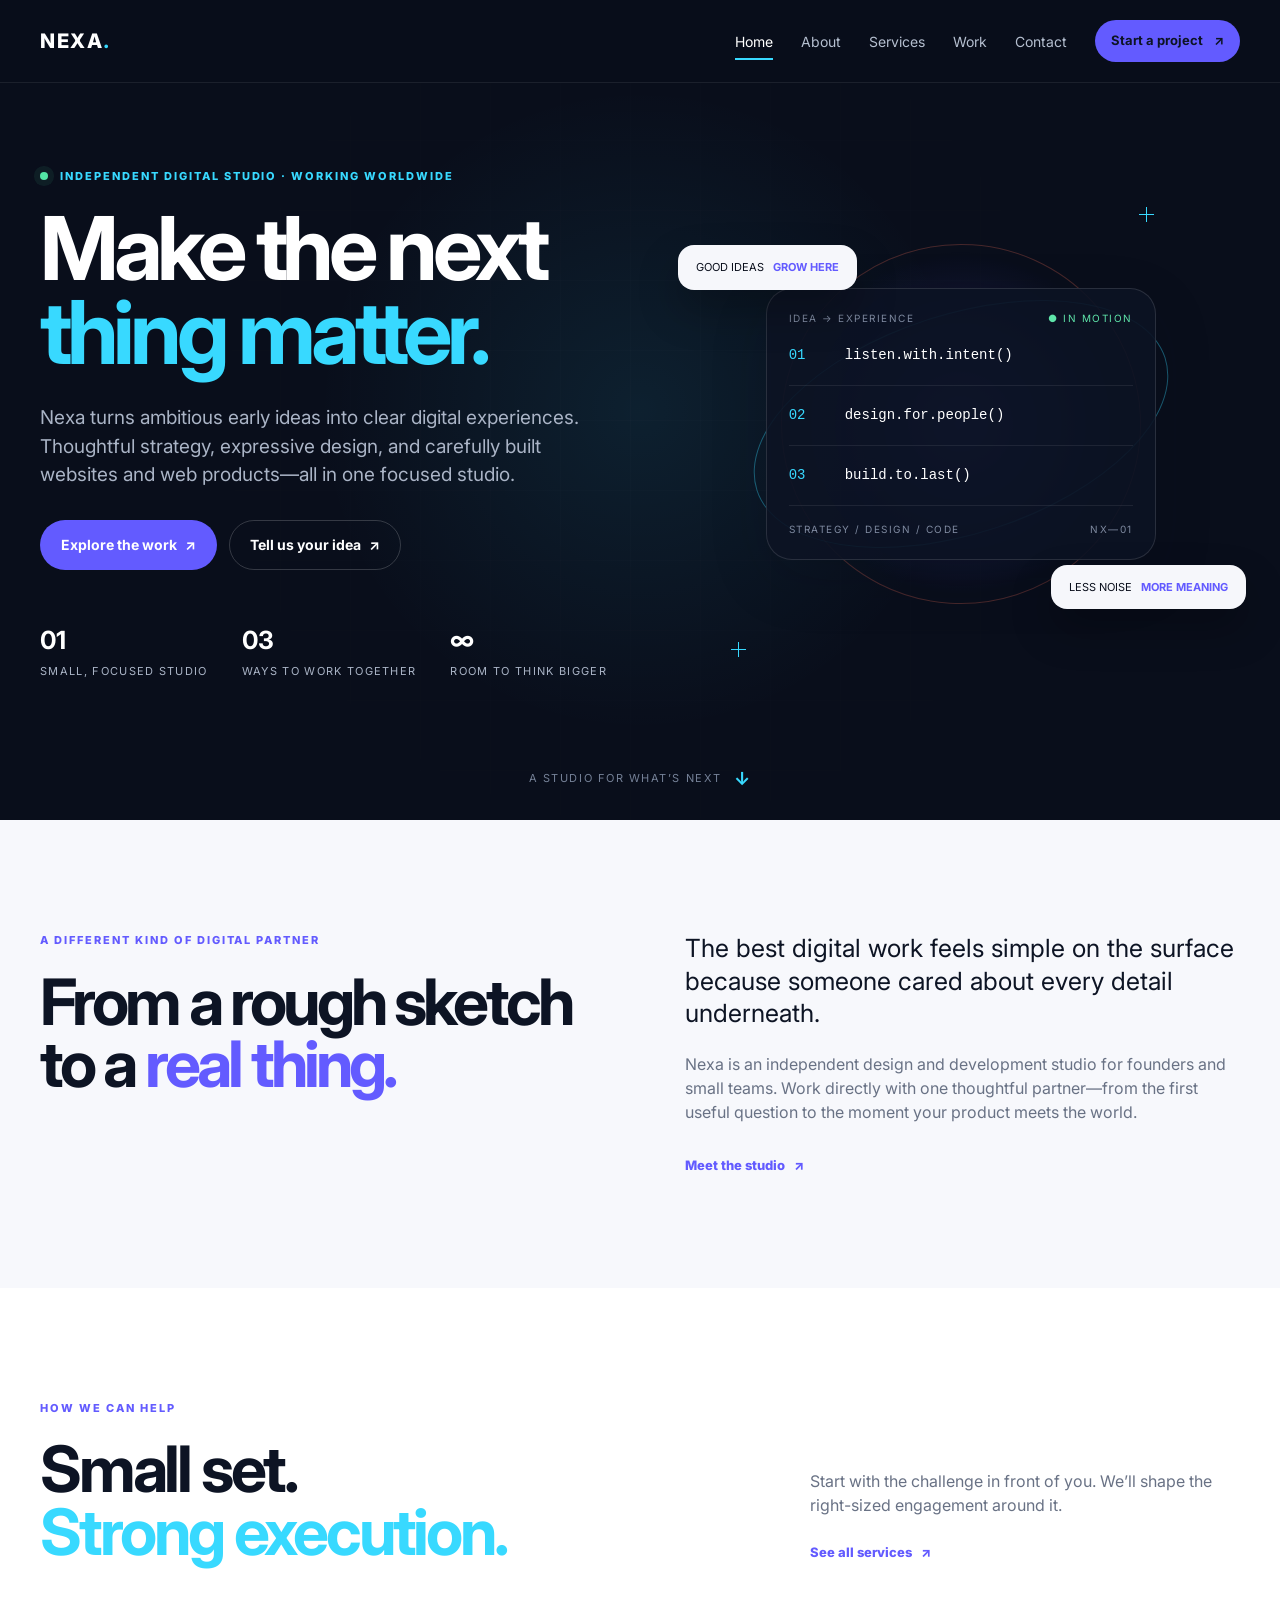
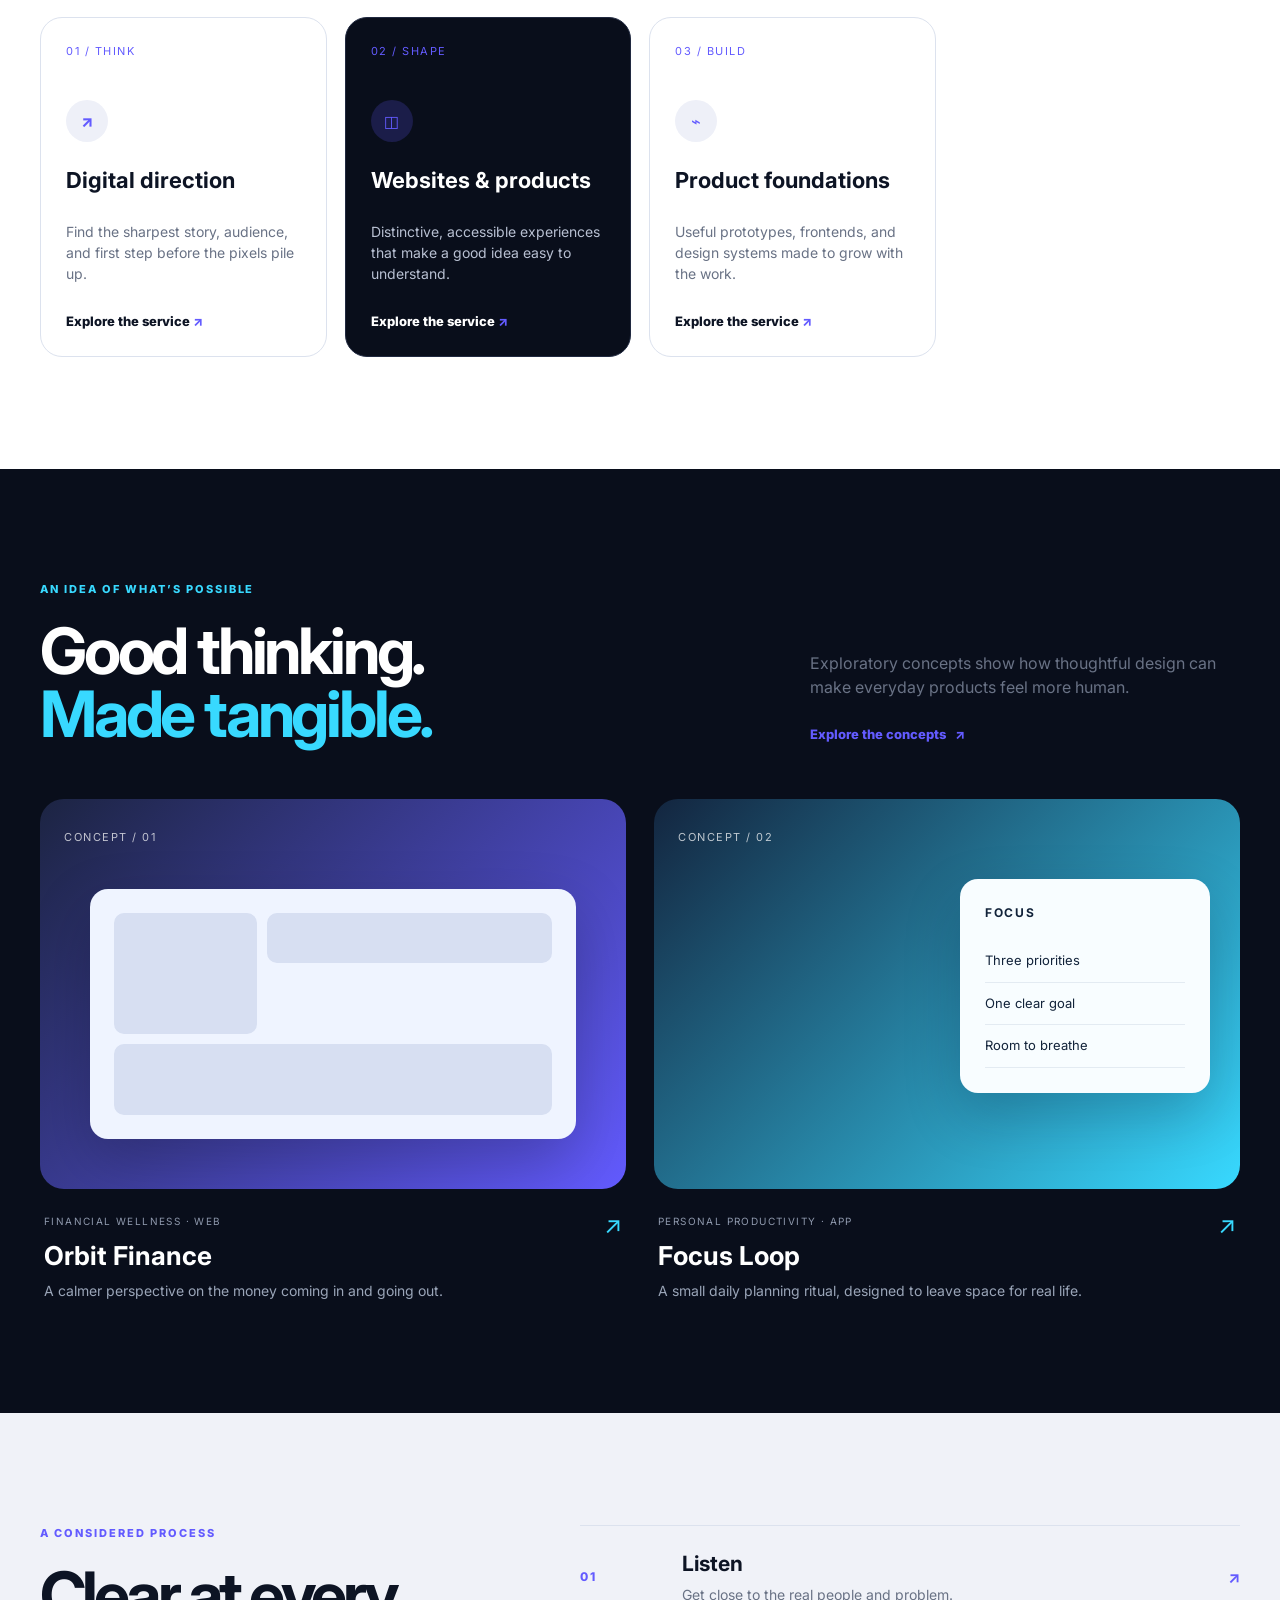
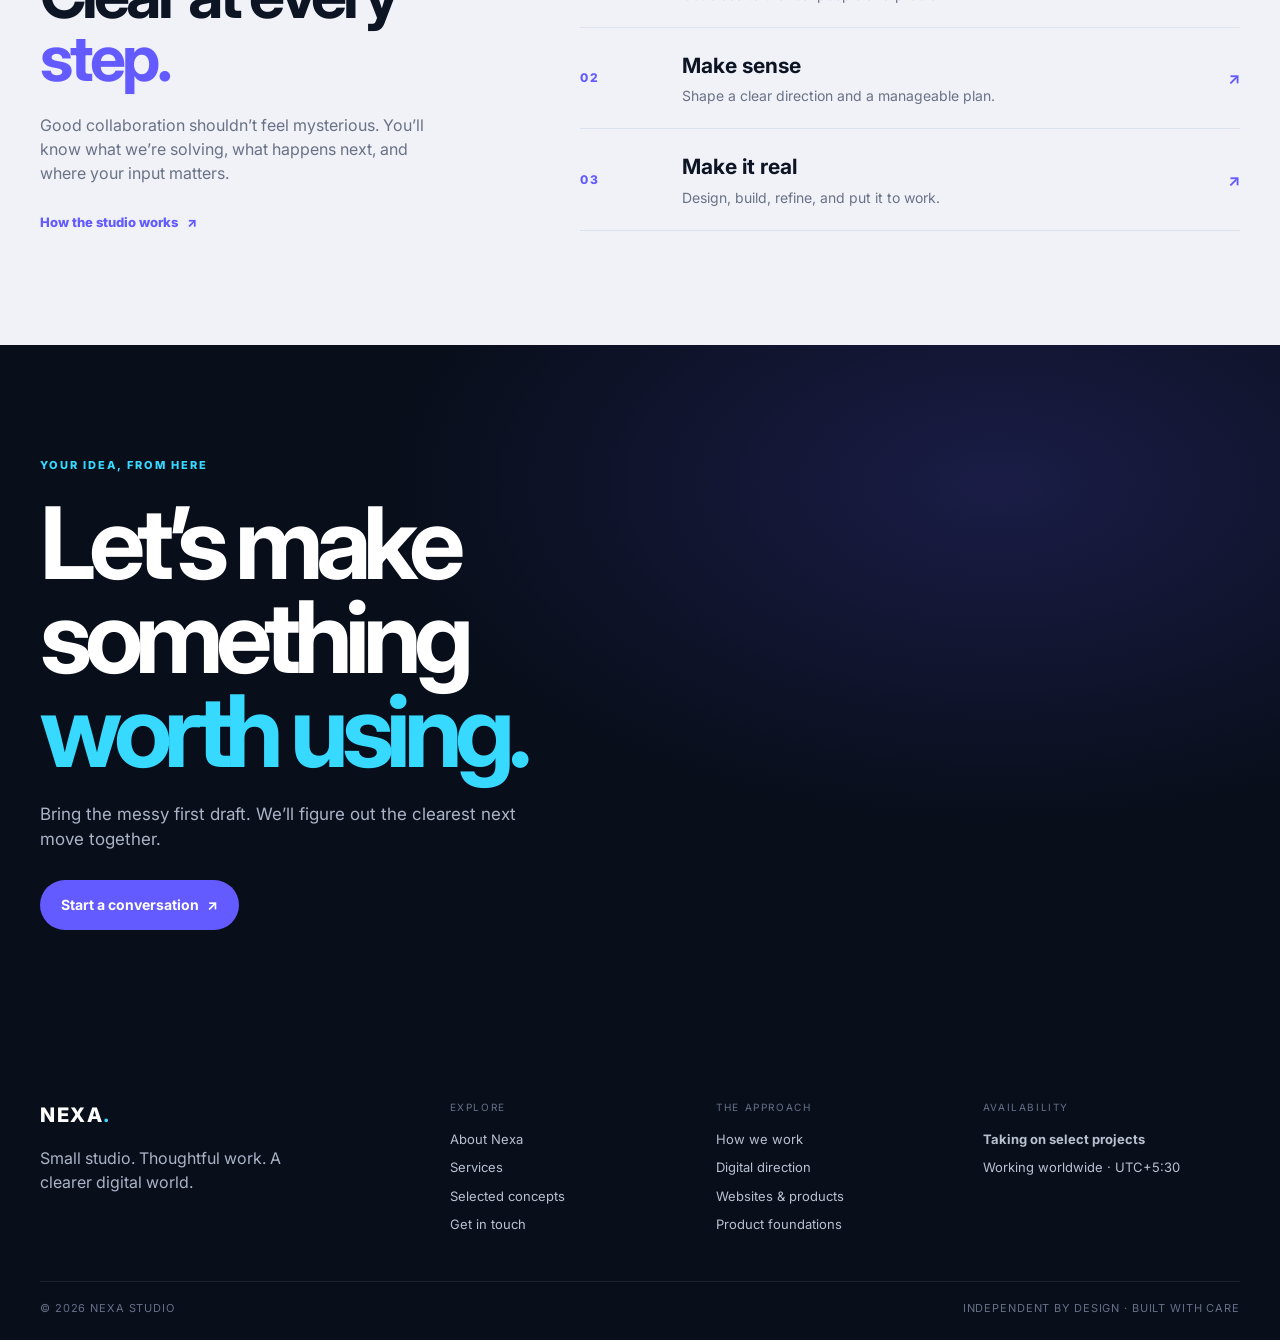
<file: index.html>
<!doctype html>
<html lang="en">
<head>
  <meta charset="utf-8">
  <meta name="viewport" content="width=device-width, initial-scale=1">
  <meta name="description" content="Nexa is an independent digital studio turning early ideas into clear, beautifully designed websites and useful web products.">
  <meta name="theme-color" content="#090e1b">
  <title>Nexa — Build digital. Think different.</title>
  <link rel="preconnect" href="https://fonts.googleapis.com">
  <link rel="preconnect" href="https://fonts.gstatic.com" crossorigin>
  <link href="https://fonts.googleapis.com/css2?family=Inter:wght@400;500;600;700;800&display=swap" rel="stylesheet">
  <link rel="stylesheet" href="style.css">
</head>
<body class="home-page">
  <div class="progress" id="progress"></div>
  <header class="site-header" id="siteHeader">
    <div class="wrap nav-wrap">
      <a class="brand" href="index.html" aria-label="Nexa home">NEXA<span>.</span></a>
      <button class="menu-btn" id="menuBtn" aria-label="Open menu" aria-expanded="false" aria-controls="nav"><span></span><span></span></button>
      <nav class="nav" id="nav" aria-label="Primary navigation">
        <a class="nav-link active" href="index.html" aria-current="page">Home</a>
        <a class="nav-link" href="about.html">About</a>
        <a class="nav-link" href="services.html">Services</a>
        <a class="nav-link" href="work.html">Work</a>
        <a class="nav-link" href="contact.html">Contact</a>
        <a class="nav-cta" href="contact.html">Start a project <span>↗</span></a>
      </nav>
    </div>
  </header>

  <main>
    <section class="hero dark-section section-space" id="home">
      <div class="hero-grid glow-grid"></div>
      <div class="wrap hero-inner">
        <div class="hero-copy reveal">
          <div class="eyebrow"><span class="live-dot"></span> Independent digital studio · Working worldwide</div>
          <h1>Make the next<br><span>thing matter.</span></h1>
          <p class="hero-text">Nexa turns ambitious early ideas into clear digital experiences. Thoughtful strategy, expressive design, and carefully built websites and web products—all in one focused studio.</p>
          <div class="button-row">
            <a class="btn btn-primary" href="work.html">Explore the work <span>↗</span></a>
            <a class="btn btn-ghost" href="contact.html">Tell us your idea <span>↗</span></a>
          </div>
          <div class="hero-meta">
            <div><strong>01</strong><span>Small, focused studio</span></div>
            <div><strong>03</strong><span>Ways to work together</span></div>
            <div><strong>∞</strong><span>Room to think bigger</span></div>
          </div>
        </div>
        <div class="hero-art reveal" aria-label="An animated visualization of a digital product taking shape">
          <div class="orbit orbit-a"></div><div class="orbit orbit-b"></div>
          <div class="core-card">
            <div class="core-top"><span>IDEA → EXPERIENCE</span><span class="status">● In motion</span></div>
            <div class="core-code"><span>01</span><span>listen.with.intent()</span></div>
            <div class="core-code"><span>02</span><span>design.for.people()</span></div>
            <div class="core-code"><span>03</span><span>build.to.last()</span></div>
            <div class="core-footer"><span>STRATEGY / DESIGN / CODE</span><span>NX—01</span></div>
          </div>
          <div class="floating-card card-one">GOOD IDEAS <b>GROW HERE</b></div>
          <div class="floating-card card-two">LESS NOISE <b>MORE MEANING</b></div>
          <div class="hero-cross cross-one"></div><div class="hero-cross cross-two"></div>
        </div>
      </div>
      <a class="scroll-hint" href="#intro"><span>A studio for what’s next</span><b>↓</b></a>
    </section>

    <section class="light-section section-space" id="intro">
      <div class="wrap home-intro">
        <div class="reveal">
          <div class="eyebrow dark-eyebrow">A different kind of digital partner</div>
          <h2>From a rough sketch<br>to a <em>real thing.</em></h2>
        </div>
        <div class="about-copy reveal">
          <p class="lead">The best digital work feels simple on the surface because someone cared about every detail underneath.</p>
          <p>Nexa is an independent design and development studio for founders and small teams. Work directly with one thoughtful partner—from the first useful question to the moment your product meets the world.</p>
          <a class="text-link" href="about.html">Meet the studio <span>↗</span></a>
        </div>
      </div>
    </section>

    <section class="services-section section-space" id="services">
      <div class="wrap">
        <div class="section-head reveal">
          <div><div class="eyebrow dark-eyebrow">How we can help</div><h2>Small set.<br><em>Strong execution.</em></h2></div>
          <div class="section-aside"><p>Start with the challenge in front of you. We’ll shape the right-sized engagement around it.</p><a class="text-link" href="services.html">See all services <span>↗</span></a></div>
        </div>
        <div class="service-grid">
          <article class="service-card reveal"><span class="service-no">01 / THINK</span><div class="service-icon">↗</div><h3>Digital direction</h3><p>Find the sharpest story, audience, and first step before the pixels pile up.</p><a href="services.html#direction">Explore the service <span>↗</span></a></article>
          <article class="service-card featured reveal"><span class="service-no">02 / SHAPE</span><div class="service-icon">◫</div><h3>Websites &amp; products</h3><p>Distinctive, accessible experiences that make a good idea easy to understand.</p><a href="services.html#websites">Explore the service <span>↗</span></a></article>
          <article class="service-card reveal"><span class="service-no">03 / BUILD</span><div class="service-icon">⌁</div><h3>Product foundations</h3><p>Useful prototypes, frontends, and design systems made to grow with the work.</p><a href="services.html#foundations">Explore the service <span>↗</span></a></article>
        </div>
      </div>
    </section>

    <section class="dark-section section-space work-section" id="work">
      <div class="wrap">
        <div class="section-head dark-head reveal">
          <div><div class="eyebrow">An idea of what’s possible</div><h2>Good thinking.<br><em>Made tangible.</em></h2></div>
          <div class="section-aside"><p>Exploratory concepts show how thoughtful design can make everyday products feel more human.</p><a class="text-link" href="work.html">Explore the concepts <span>↗</span></a></div>
        </div>
        <div class="project-grid home-project-grid">
          <a class="project-card reveal" href="work.html#orbit">
            <div class="project-visual visual-indigo"><span>CONCEPT / 01</span><div class="mini-browser"><div></div><div></div><div></div></div></div>
            <div class="project-info"><div><span class="project-tag">FINANCIAL WELLNESS · WEB</span><h3>Orbit Finance</h3><p>A calmer perspective on the money coming in and going out.</p></div><span class="arrow">↗</span></div>
          </a>
          <a class="project-card reveal" href="work.html#focus-loop">
            <div class="project-visual visual-cyan"><span>CONCEPT / 02</span><div class="mini-panel"><b>FOCUS</b><i>Three priorities</i><i>One clear goal</i><i>Room to breathe</i></div></div>
            <div class="project-info"><div><span class="project-tag">PERSONAL PRODUCTIVITY · APP</span><h3>Focus Loop</h3><p>A small daily planning ritual, designed to leave space for real life.</p></div><span class="arrow">↗</span></div>
          </a>
        </div>
      </div>
    </section>

    <section class="process-section section-space">
      <div class="wrap home-process">
        <div class="reveal"><div class="eyebrow dark-eyebrow">A considered process</div><h2>Clear at every<br><em>step.</em></h2><p>Good collaboration shouldn’t feel mysterious. You’ll know what we’re solving, what happens next, and where your input matters.</p><a class="text-link" href="about.html#approach">How the studio works <span>↗</span></a></div>
        <div class="process-list">
          <div class="process-item reveal"><span>01</span><div><h3>Listen</h3><p>Get close to the real people and problem.</p></div><b>↗</b></div>
          <div class="process-item reveal"><span>02</span><div><h3>Make sense</h3><p>Shape a clear direction and a manageable plan.</p></div><b>↗</b></div>
          <div class="process-item reveal"><span>03</span><div><h3>Make it real</h3><p>Design, build, refine, and put it to work.</p></div><b>↗</b></div>
        </div>
      </div>
    </section>

    <section class="home-cta dark-section section-space">
      <div class="wrap home-cta-inner reveal"><div class="eyebrow">Your idea, from here</div><h2>Let’s make something<br><em>worth using.</em></h2><p>Bring the messy first draft. We’ll figure out the clearest next move together.</p><a class="btn btn-primary" href="contact.html">Start a conversation <span>↗</span></a></div>
    </section>
  </main>

  <footer class="footer dark-section">
    <div class="wrap footer-grid">
      <div><a class="brand" href="index.html">NEXA<span>.</span></a><p>Small studio. Thoughtful work. A clearer digital world.</p></div>
      <div><span class="footer-label">Explore</span><a href="about.html">About Nexa</a><a href="services.html">Services</a><a href="work.html">Selected concepts</a><a href="contact.html">Get in touch</a></div>
      <div><span class="footer-label">The approach</span><a href="about.html#approach">How we work</a><a href="services.html#direction">Digital direction</a><a href="services.html#websites">Websites &amp; products</a><a href="services.html#foundations">Product foundations</a></div>
      <div><span class="footer-label">Availability</span><strong>Taking on select projects</strong><small>Working worldwide · UTC+5:30</small></div>
    </div>
    <div class="wrap footer-bottom"><span>© <span id="year"></span> Nexa Studio</span><span>Independent by design · Built with care</span></div>
  </footer>
  <script src="script.js"></script>
</body>
</html>
</file>
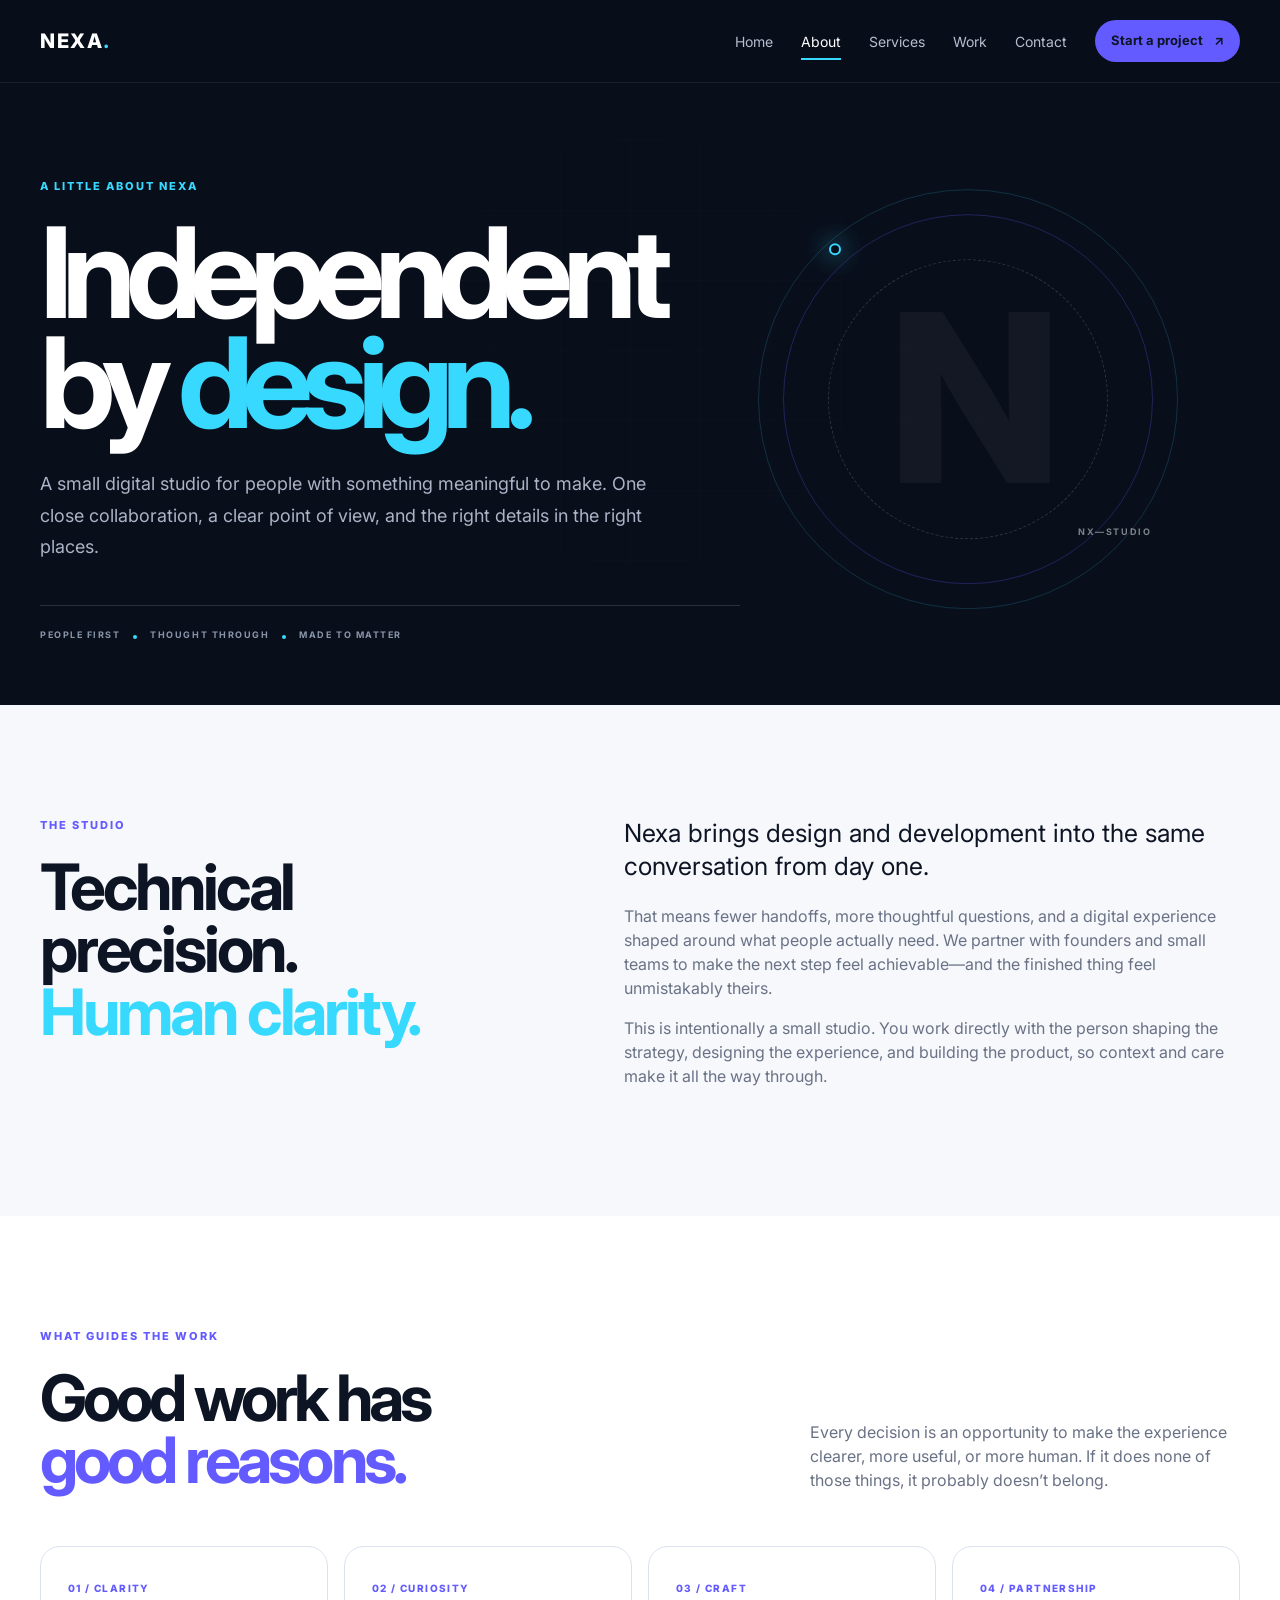
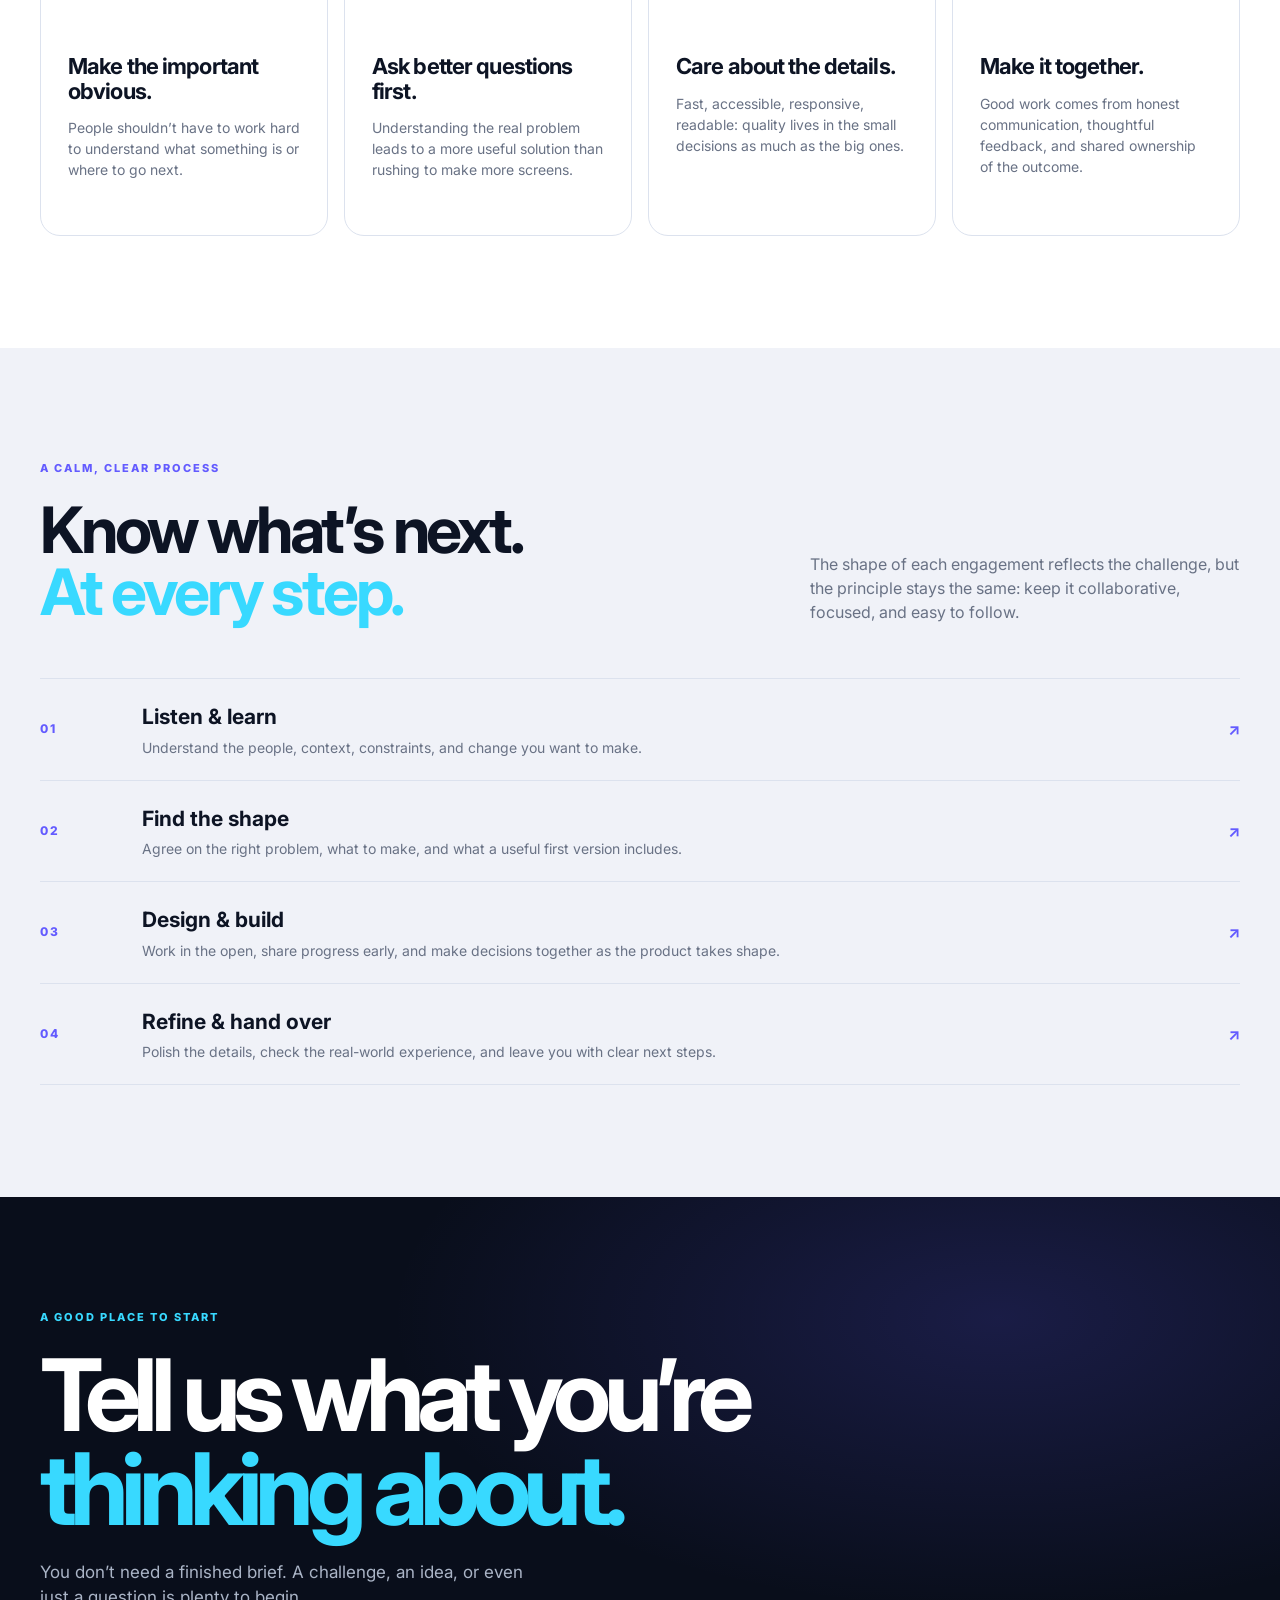
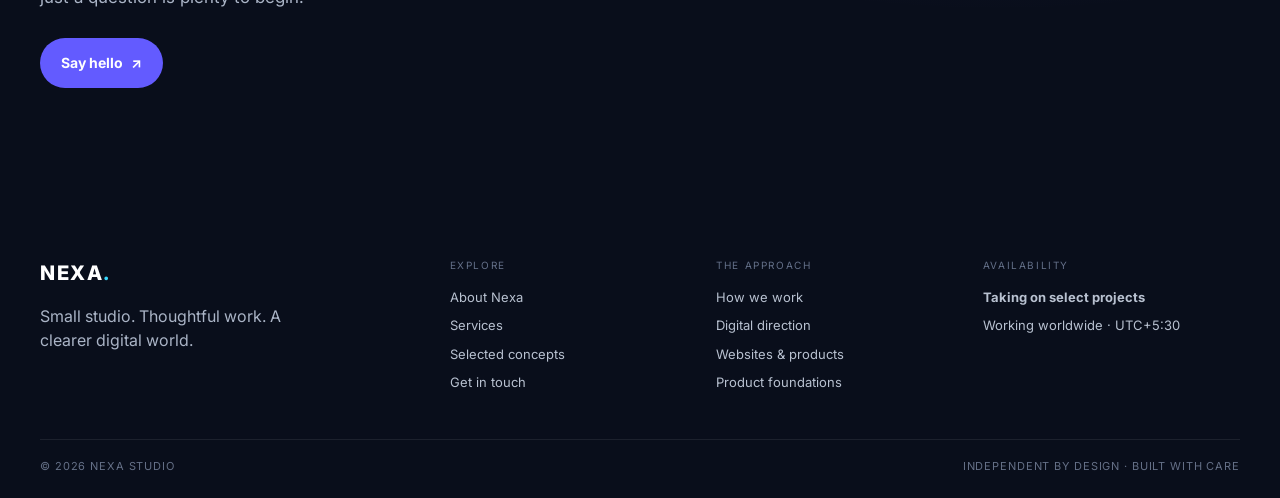
<file: about.html>
<!doctype html>
<html lang="en">
<head>
  <meta charset="utf-8">
  <meta name="viewport" content="width=device-width, initial-scale=1">
  <meta name="description" content="Meet Nexa, an independent digital studio combining thoughtful strategy, human-centered design, and carefully built technology.">
  <meta name="theme-color" content="#090e1b">
  <title>About Nexa — Independent by design</title>
  <link rel="preconnect" href="https://fonts.googleapis.com">
  <link rel="preconnect" href="https://fonts.gstatic.com" crossorigin>
  <link href="https://fonts.googleapis.com/css2?family=Inter:wght@400;500;600;700;800&display=swap" rel="stylesheet">
  <link rel="stylesheet" href="style.css">
</head>
<body>
  <div class="progress" id="progress"></div>
  <header class="site-header" id="siteHeader"><div class="wrap nav-wrap">
    <a class="brand" href="index.html" aria-label="Nexa home">NEXA<span>.</span></a>
    <button class="menu-btn" id="menuBtn" aria-label="Open menu" aria-expanded="false" aria-controls="nav"><span></span><span></span></button>
    <nav class="nav" id="nav" aria-label="Primary navigation">
      <a class="nav-link" href="index.html">Home</a><a class="nav-link active" href="about.html" aria-current="page">About</a><a class="nav-link" href="services.html">Services</a><a class="nav-link" href="work.html">Work</a><a class="nav-link" href="contact.html">Contact</a><a class="nav-cta" href="contact.html">Start a project <span>↗</span></a>
    </nav>
  </div></header>
  <main>
    <section class="page-hero dark-section">
      <div class="glow-grid"></div>
      <div class="wrap page-hero-inner">
        <div class="eyebrow reveal">A little about Nexa</div>
        <h1 class="reveal">Independent<br>by <em>design.</em></h1>
        <p class="page-hero-lead reveal">A small digital studio for people with something meaningful to make. One close collaboration, a clear point of view, and the right details in the right places.</p>
        <div class="page-hero-foot reveal"><span>PEOPLE FIRST</span><span>THOUGHT THROUGH</span><span>MADE TO MATTER</span></div>
      </div>
      <div class="about-mark" aria-hidden="true"><span>N</span><i></i><b>NX—STUDIO</b></div>
    </section>

    <section class="light-section section-space">
      <div class="wrap two-col">
        <div class="reveal"><div class="eyebrow dark-eyebrow">The studio</div><h2>Technical precision.<br><em>Human clarity.</em></h2></div>
        <div class="about-copy reveal">
          <p class="lead">Nexa brings design and development into the same conversation from day one.</p>
          <p>That means fewer handoffs, more thoughtful questions, and a digital experience shaped around what people actually need. We partner with founders and small teams to make the next step feel achievable—and the finished thing feel unmistakably theirs.</p>
          <p>This is intentionally a small studio. You work directly with the person shaping the strategy, designing the experience, and building the product, so context and care make it all the way through.</p>
        </div>
      </div>
    </section>

    <section class="values-section section-space">
      <div class="wrap">
        <div class="section-head reveal"><div><div class="eyebrow dark-eyebrow">What guides the work</div><h2>Good work has<br><em>good reasons.</em></h2></div><p>Every decision is an opportunity to make the experience clearer, more useful, or more human. If it does none of those things, it probably doesn’t belong.</p></div>
        <div class="values-grid">
          <article class="value-card reveal"><span>01 / CLARITY</span><h3>Make the important obvious.</h3><p>People shouldn’t have to work hard to understand what something is or where to go next.</p></article>
          <article class="value-card reveal"><span>02 / CURIOSITY</span><h3>Ask better questions first.</h3><p>Understanding the real problem leads to a more useful solution than rushing to make more screens.</p></article>
          <article class="value-card reveal"><span>03 / CRAFT</span><h3>Care about the details.</h3><p>Fast, accessible, responsive, readable: quality lives in the small decisions as much as the big ones.</p></article>
          <article class="value-card reveal"><span>04 / PARTNERSHIP</span><h3>Make it together.</h3><p>Good work comes from honest communication, thoughtful feedback, and shared ownership of the outcome.</p></article>
        </div>
      </div>
    </section>

    <section class="process-section section-space" id="approach">
      <div class="wrap">
        <div class="section-head reveal"><div><div class="eyebrow dark-eyebrow">A calm, clear process</div><h2>Know what’s next.<br><em>At every step.</em></h2></div><p>The shape of each engagement reflects the challenge, but the principle stays the same: keep it collaborative, focused, and easy to follow.</p></div>
        <div class="process-list">
          <div class="process-item reveal"><span>01</span><div><h3>Listen &amp; learn</h3><p>Understand the people, context, constraints, and change you want to make.</p></div><b>↗</b></div>
          <div class="process-item reveal"><span>02</span><div><h3>Find the shape</h3><p>Agree on the right problem, what to make, and what a useful first version includes.</p></div><b>↗</b></div>
          <div class="process-item reveal"><span>03</span><div><h3>Design &amp; build</h3><p>Work in the open, share progress early, and make decisions together as the product takes shape.</p></div><b>↗</b></div>
          <div class="process-item reveal"><span>04</span><div><h3>Refine &amp; hand over</h3><p>Polish the details, check the real-world experience, and leave you with clear next steps.</p></div><b>↗</b></div>
        </div>
      </div>
    </section>

    <section class="home-cta dark-section section-space">
      <div class="wrap home-cta-inner reveal"><div class="eyebrow">A good place to start</div><h2>Tell us what you’re<br><em>thinking about.</em></h2><p>You don’t need a finished brief. A challenge, an idea, or even just a question is plenty to begin.</p><a class="btn btn-primary" href="contact.html">Say hello <span>↗</span></a></div>
    </section>
  </main>
  <footer class="footer dark-section"><div class="wrap footer-grid">
    <div><a class="brand" href="index.html">NEXA<span>.</span></a><p>Small studio. Thoughtful work. A clearer digital world.</p></div>
    <div><span class="footer-label">Explore</span><a href="about.html">About Nexa</a><a href="services.html">Services</a><a href="work.html">Selected concepts</a><a href="contact.html">Get in touch</a></div>
    <div><span class="footer-label">The approach</span><a href="#approach">How we work</a><a href="services.html#direction">Digital direction</a><a href="services.html#websites">Websites &amp; products</a><a href="services.html#foundations">Product foundations</a></div>
    <div><span class="footer-label">Availability</span><strong>Taking on select projects</strong><small>Working worldwide · UTC+5:30</small></div>
  </div><div class="wrap footer-bottom"><span>© <span id="year"></span> Nexa Studio</span><span>Independent by design · Built with care</span></div></footer>
  <script src="script.js"></script>
</body>
</html>
</file>
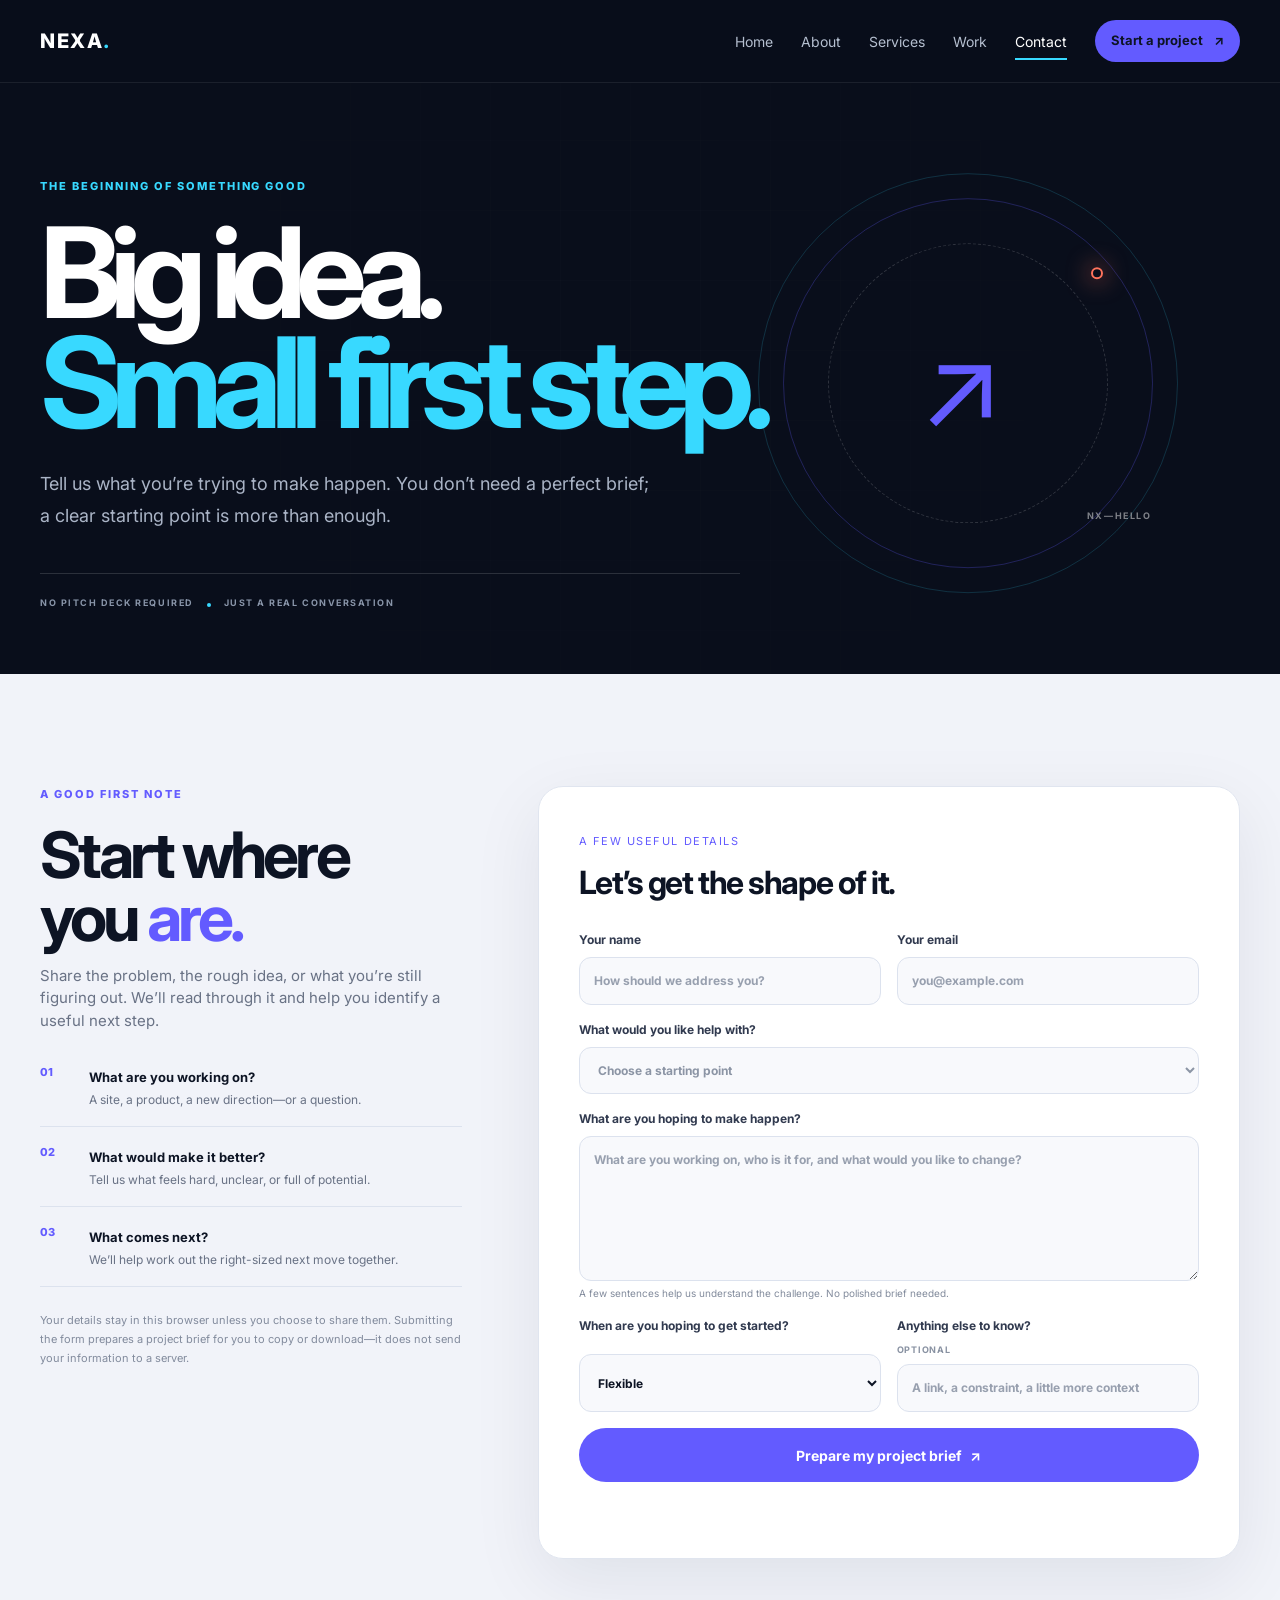
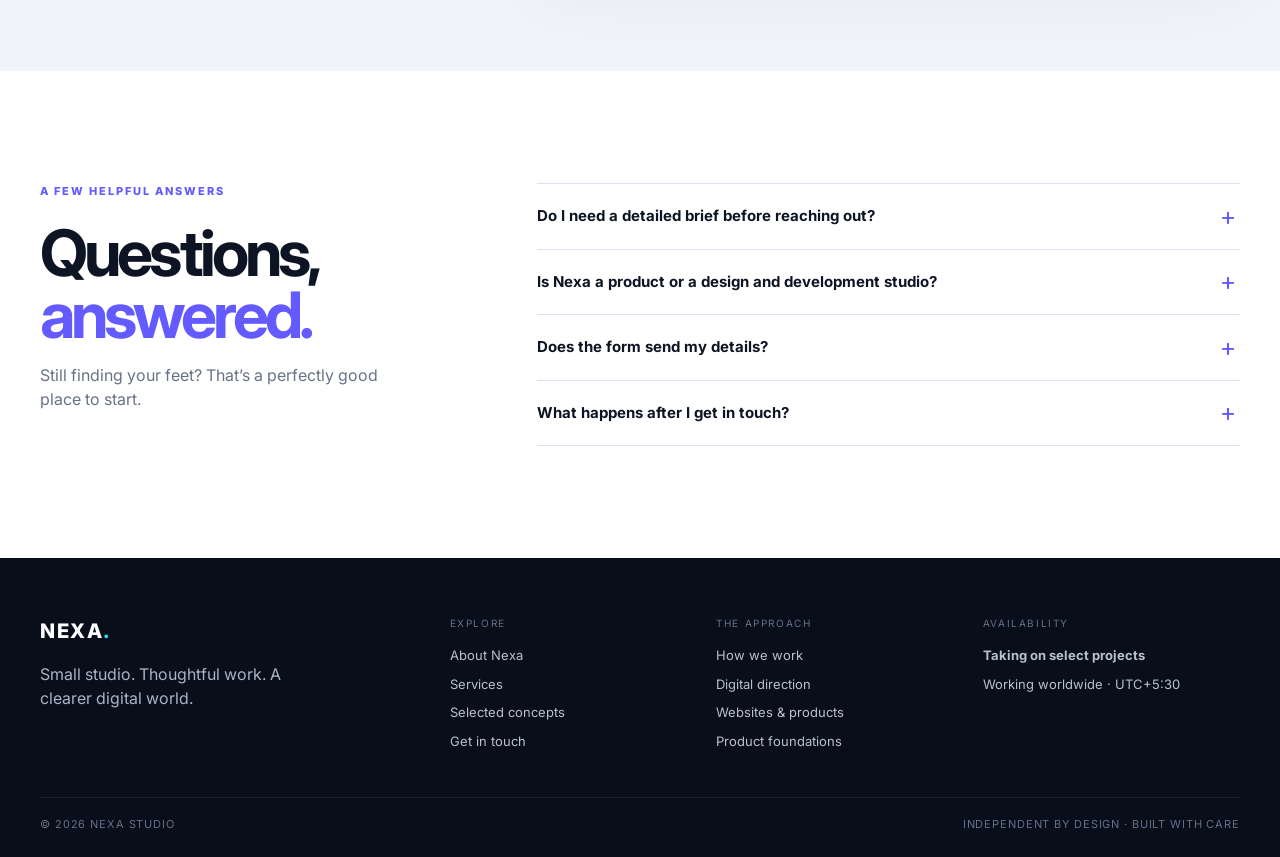
<file: contact.html>
<!doctype html>
<html lang="en">
<head>
  <meta charset="utf-8">
  <meta name="viewport" content="width=device-width, initial-scale=1">
  <meta name="description" content="Start a conversation about your website, web app, or product idea. Share the challenge and prepare a project brief with Nexa.">
  <meta name="theme-color" content="#090e1b">
  <title>Start a project — Talk to Nexa</title>
  <link rel="preconnect" href="https://fonts.googleapis.com">
  <link rel="preconnect" href="https://fonts.gstatic.com" crossorigin>
  <link href="https://fonts.googleapis.com/css2?family=Inter:wght@400;500;600;700;800&display=swap" rel="stylesheet">
  <link rel="stylesheet" href="style.css">
</head>
<body>
  <div class="progress" id="progress"></div>
  <header class="site-header" id="siteHeader"><div class="wrap nav-wrap">
    <a class="brand" href="index.html" aria-label="Nexa home">NEXA<span>.</span></a>
    <button class="menu-btn" id="menuBtn" aria-label="Open menu" aria-expanded="false" aria-controls="nav"><span></span><span></span></button>
    <nav class="nav" id="nav" aria-label="Primary navigation">
      <a class="nav-link" href="index.html">Home</a><a class="nav-link" href="about.html">About</a><a class="nav-link" href="services.html">Services</a><a class="nav-link" href="work.html">Work</a><a class="nav-link active" href="contact.html" aria-current="page">Contact</a><a class="nav-cta" href="contact.html">Start a project <span>↗</span></a>
    </nav>
  </div></header>
  <main>
    <section class="page-hero dark-section contact-page-hero">
      <div class="glow-grid"></div>
      <div class="wrap page-hero-inner">
        <div class="eyebrow reveal">The beginning of something good</div>
        <h1 class="reveal">Big idea.<br><em>Small first step.</em></h1>
        <p class="page-hero-lead reveal">Tell us what you’re trying to make happen. You don’t need a perfect brief; a clear starting point is more than enough.</p>
        <div class="page-hero-foot reveal"><span>NO PITCH DECK REQUIRED</span><span>JUST A REAL CONVERSATION</span></div>
      </div>
      <div class="about-mark contact-mark" aria-hidden="true"><span>↗</span><i></i><b>NX—HELLO</b></div>
    </section>
    <section class="contact-page-section section-space">
      <div class="wrap contact-layout">
        <aside class="contact-aside reveal">
          <div class="eyebrow dark-eyebrow">A good first note</div>
          <h2>Start where<br>you <em>are.</em></h2>
          <p>Share the problem, the rough idea, or what you’re still figuring out. We’ll read through it and help you identify a useful next step.</p>
          <div class="contact-prompt"><span>01</span><div><strong>What are you working on?</strong><p>A site, a product, a new direction—or a question.</p></div></div>
          <div class="contact-prompt"><span>02</span><div><strong>What would make it better?</strong><p>Tell us what feels hard, unclear, or full of potential.</p></div></div>
          <div class="contact-prompt"><span>03</span><div><strong>What comes next?</strong><p>We’ll help work out the right-sized next move together.</p></div></div>
          <p class="contact-privacy">Your details stay in this browser unless you choose to share them. Submitting the form prepares a project brief for you to copy or download—it does not send your information to a server.</p>
        </aside>
        <div class="contact-form-panel reveal">
          <form class="contact-form" id="contactForm">
            <div class="form-heading"><span class="service-no">A FEW USEFUL DETAILS</span><h2>Let’s get the shape of it.</h2></div>
            <div class="form-field-grid">
              <label>Your name<input name="name" type="text" placeholder="How should we address you?" autocomplete="name" required></label>
              <label>Your email<input name="email" type="email" placeholder="you@example.com" autocomplete="email" required></label>
            </div>
            <label>What would you like help with?
              <select name="project" required>
                <option value="" disabled selected>Choose a starting point</option>
                <option value="Digital direction">Digital direction</option>
                <option value="Website or marketing site">Website or marketing site</option>
                <option value="Web app or product">Web app or product</option>
                <option value="Websites and products">Websites and products</option>
                <option value="Product foundations">Product foundations</option>
                <option value="Design system">Design system</option>
                <option value="Not sure yet">Not sure yet</option>
              </select>
            </label>
            <label>What are you hoping to make happen?<textarea name="message" placeholder="What are you working on, who is it for, and what would you like to change?" minlength="12" required></textarea><small class="field-hint">A few sentences help us understand the challenge. No polished brief needed.</small></label>
            <div class="form-field-grid">
              <label>When are you hoping to get started?
                <select name="timeline">
                  <option value="Flexible">Flexible</option><option value="As soon as practical">As soon as practical</option><option value="Within the next month">Within the next month</option><option value="In one to three months">In one to three months</option><option value="Just exploring">Just exploring</option>
                </select>
              </label>
              <label>Anything else to know? <span class="optional-label">OPTIONAL</span><input name="context" type="text" placeholder="A link, a constraint, a little more context"></label>
            </div>
            <button class="btn btn-primary full" type="submit">Prepare my project brief <span>↗</span></button>
            <p class="form-note" id="formNote" role="status" aria-live="polite"></p>
          </form>
          <section class="brief-preview" id="briefPreview" hidden aria-labelledby="briefHeading">
            <div class="brief-preview-heading"><div><span class="eyebrow dark-eyebrow">Ready when you are</span><h2 id="briefHeading">Your project brief.</h2></div><span class="brief-check">✓</span></div>
            <p class="brief-disclaimer">Prepared on this device only. Nothing has been sent.</p>
            <pre id="briefContent"></pre>
            <div class="brief-actions"><button class="btn btn-dark" id="copyBrief" type="button">Copy brief <span>⧉</span></button><button class="btn btn-outline-dark" id="downloadBrief" type="button">Download .txt <span>↓</span></button></div>
          </section>
        </div>
      </div>
    </section>
    <section class="faq-section section-space">
      <div class="wrap faq-layout">
        <div class="reveal"><div class="eyebrow dark-eyebrow">A few helpful answers</div><h2>Questions,<br><em>answered.</em></h2><p>Still finding your feet? That’s a perfectly good place to start.</p></div>
        <div class="faq-list reveal">
          <details><summary>Do I need a detailed brief before reaching out?</summary><p>No. A rough idea, a clear problem, or an open question is enough to start a useful conversation. The brief builder above can help organize your thoughts, but you can keep it simple.</p></details>
          <details><summary>Is Nexa a product or a design and development studio?</summary><p>Nexa is an independent design and development studio. The concept projects are exploratory portfolio pieces, not products for sale or live client projects.</p></details>
          <details><summary>Does the form send my details?</summary><p>No. The form runs entirely in your browser. When you prepare a brief, you can review, copy, or download the text yourself; no email is sent and nothing is stored or submitted to a server.</p></details>
          <details><summary>What happens after I get in touch?</summary><p>We can start by clarifying what you need, what success might look like, and whether the project is a good fit for the studio. Any next step would be agreed together.</p></details>
        </div>
      </div>
    </section>
  </main>
  <footer class="footer dark-section"><div class="wrap footer-grid">
    <div><a class="brand" href="index.html">NEXA<span>.</span></a><p>Small studio. Thoughtful work. A clearer digital world.</p></div>
    <div><span class="footer-label">Explore</span><a href="about.html">About Nexa</a><a href="services.html">Services</a><a href="work.html">Selected concepts</a><a href="contact.html">Get in touch</a></div>
    <div><span class="footer-label">The approach</span><a href="about.html#approach">How we work</a><a href="services.html#direction">Digital direction</a><a href="services.html#websites">Websites &amp; products</a><a href="services.html#foundations">Product foundations</a></div>
    <div><span class="footer-label">Availability</span><strong>Taking on select projects</strong><small>Working worldwide · UTC+5:30</small></div>
  </div><div class="wrap footer-bottom"><span>© <span id="year"></span> Nexa Studio</span><span>Independent by design · Built with care</span></div></footer>
  <script src="script.js"></script>
</body>
</html>
</file>
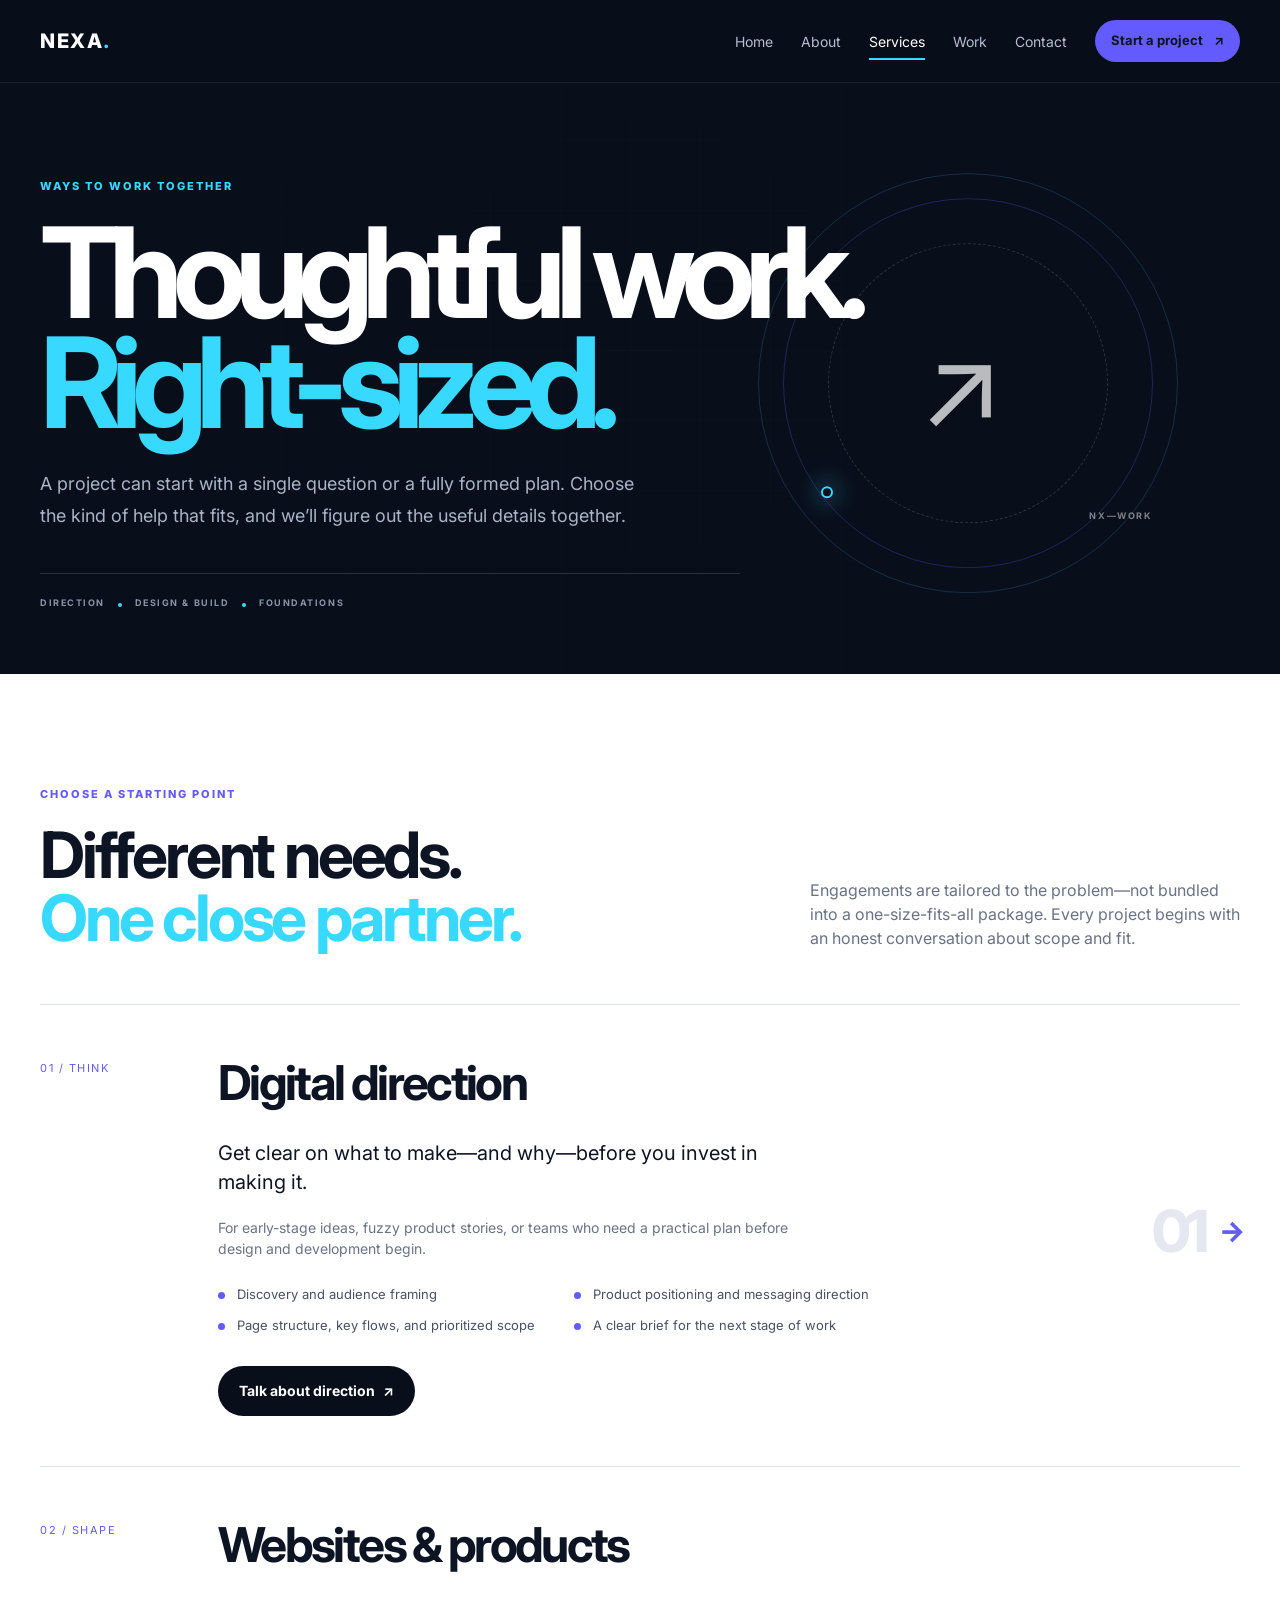
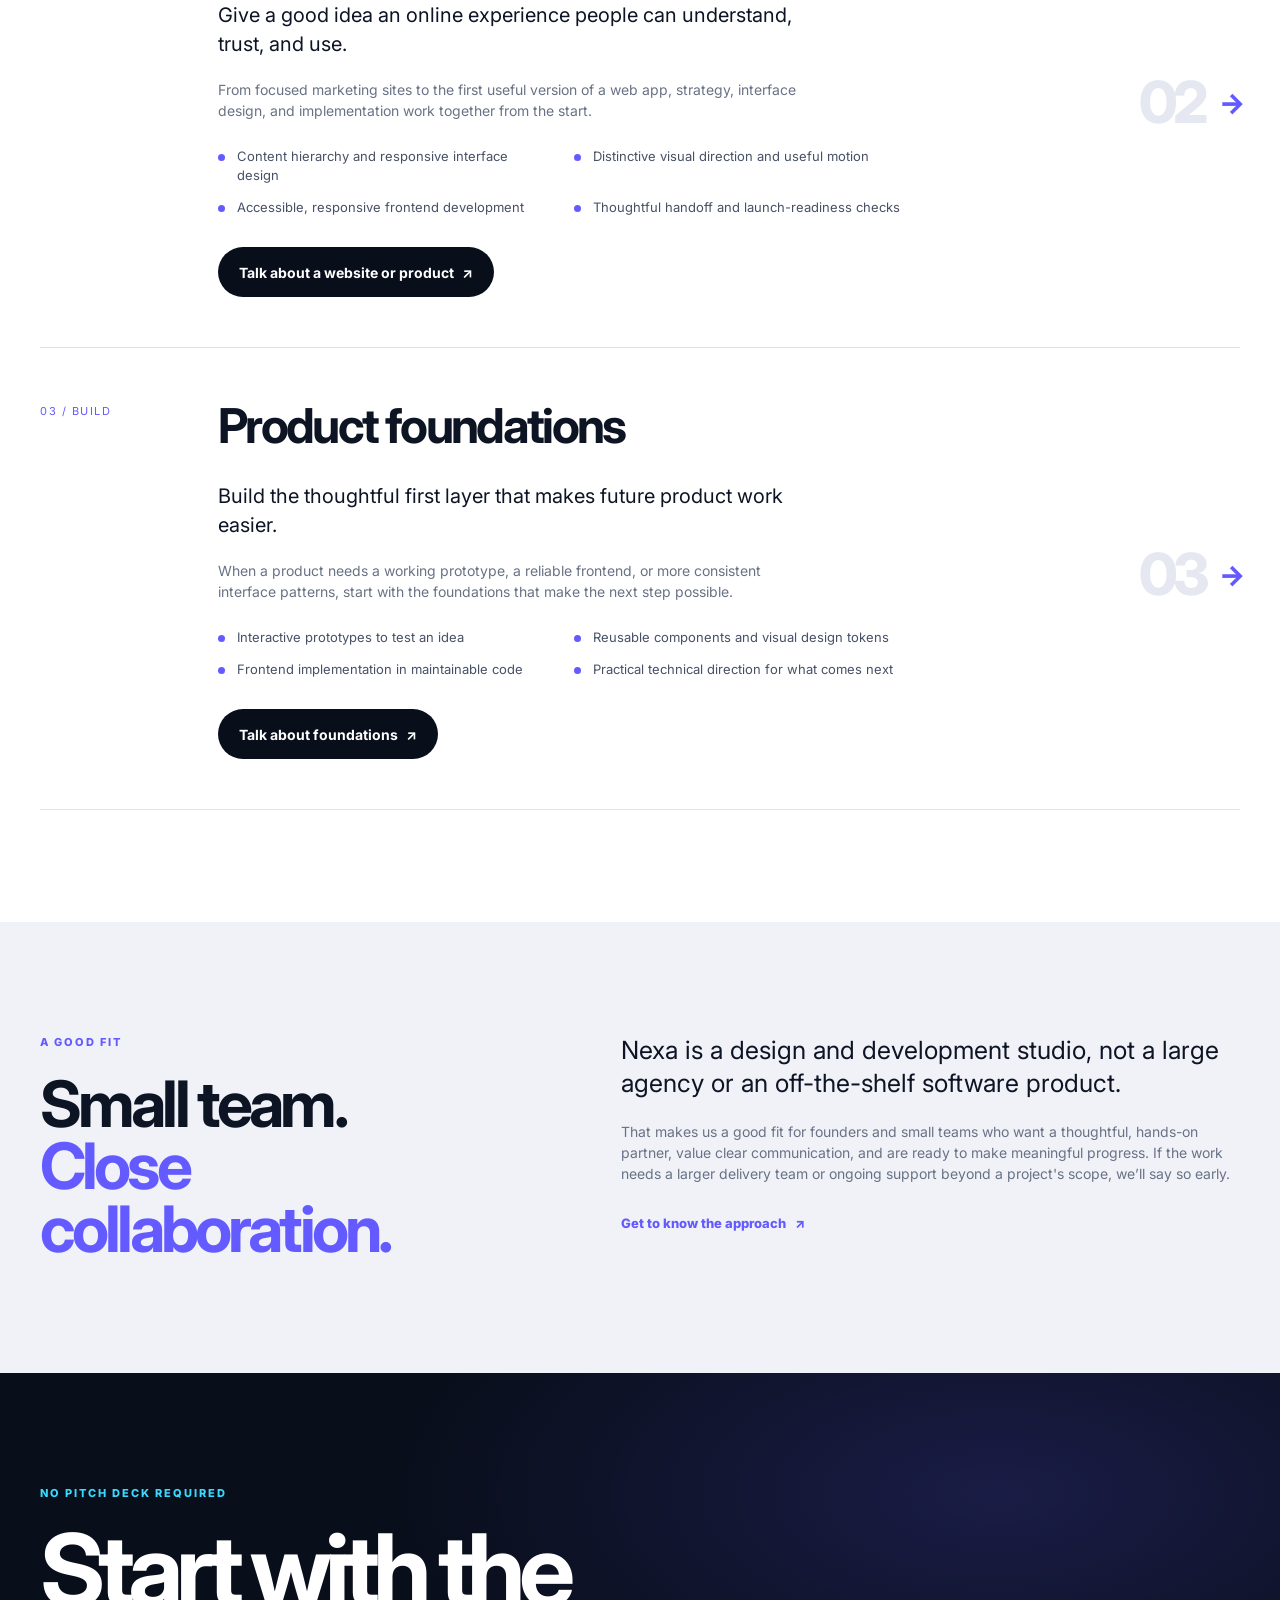
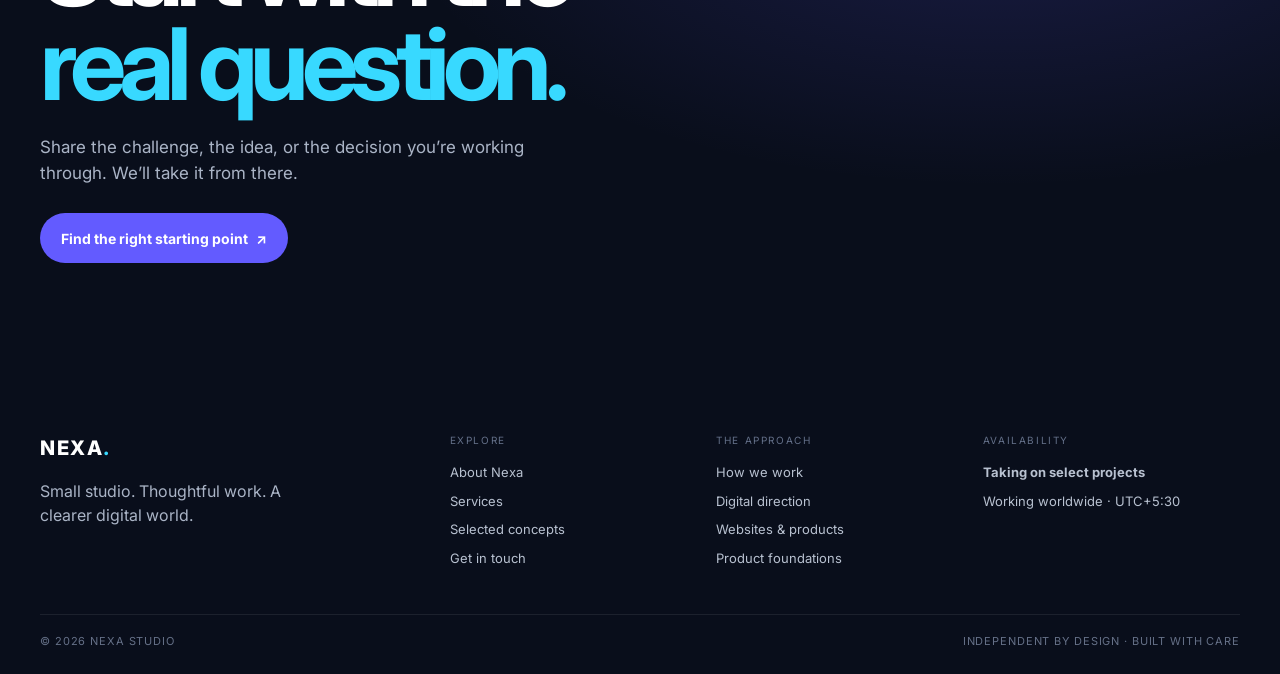
<file: services.html>
<!doctype html>
<html lang="en">
<head>
  <meta charset="utf-8">
  <meta name="viewport" content="width=device-width, initial-scale=1">
  <meta name="description" content="Explore Nexa's digital direction, website and product design, frontend development, and product foundation services.">
  <meta name="theme-color" content="#090e1b">
  <title>Services — Thoughtful digital work by Nexa</title>
  <link rel="preconnect" href="https://fonts.googleapis.com">
  <link rel="preconnect" href="https://fonts.gstatic.com" crossorigin>
  <link href="https://fonts.googleapis.com/css2?family=Inter:wght@400;500;600;700;800&display=swap" rel="stylesheet">
  <link rel="stylesheet" href="style.css">
</head>
<body>
  <div class="progress" id="progress"></div>
  <header class="site-header" id="siteHeader"><div class="wrap nav-wrap">
    <a class="brand" href="index.html" aria-label="Nexa home">NEXA<span>.</span></a>
    <button class="menu-btn" id="menuBtn" aria-label="Open menu" aria-expanded="false" aria-controls="nav"><span></span><span></span></button>
    <nav class="nav" id="nav" aria-label="Primary navigation">
      <a class="nav-link" href="index.html">Home</a><a class="nav-link" href="about.html">About</a><a class="nav-link active" href="services.html" aria-current="page">Services</a><a class="nav-link" href="work.html">Work</a><a class="nav-link" href="contact.html">Contact</a><a class="nav-cta" href="contact.html">Start a project <span>↗</span></a>
    </nav>
  </div></header>
  <main>
    <section class="page-hero dark-section">
      <div class="glow-grid"></div>
      <div class="wrap page-hero-inner">
        <div class="eyebrow reveal">Ways to work together</div>
        <h1 class="reveal">Thoughtful work.<br><em>Right-sized.</em></h1>
        <p class="page-hero-lead reveal">A project can start with a single question or a fully formed plan. Choose the kind of help that fits, and we’ll figure out the useful details together.</p>
        <div class="page-hero-foot reveal"><span>DIRECTION</span><span>DESIGN &amp; BUILD</span><span>FOUNDATIONS</span></div>
      </div>
      <div class="about-mark service-mark" aria-hidden="true"><span>↗</span><i></i><b>NX—WORK</b></div>
    </section>

    <section class="services-section section-space service-detail-section">
      <div class="wrap">
        <div class="section-head reveal"><div><div class="eyebrow dark-eyebrow">Choose a starting point</div><h2>Different needs.<br><em>One close partner.</em></h2></div><p>Engagements are tailored to the problem—not bundled into a one-size-fits-all package. Every project begins with an honest conversation about scope and fit.</p></div>
        <div class="service-detail-list">
          <article class="service-detail reveal" id="direction">
            <span class="service-no">01 / THINK</span><div class="service-detail-main"><h3>Digital direction</h3><p class="service-detail-lead">Get clear on what to make—and why—before you invest in making it.</p><p>For early-stage ideas, fuzzy product stories, or teams who need a practical plan before design and development begin.</p><ul><li>Discovery and audience framing</li><li>Product positioning and messaging direction</li><li>Page structure, key flows, and prioritized scope</li><li>A clear brief for the next stage of work</li></ul><a class="btn btn-dark" href="contact.html?service=Digital%20direction">Talk about direction <span>↗</span></a></div>
            <div class="service-detail-index">01<span>→</span></div>
          </article>
          <article class="service-detail reveal" id="websites">
            <span class="service-no">02 / SHAPE</span><div class="service-detail-main"><h3>Websites &amp; products</h3><p class="service-detail-lead">Give a good idea an online experience people can understand, trust, and use.</p><p>From focused marketing sites to the first useful version of a web app, strategy, interface design, and implementation work together from the start.</p><ul><li>Content hierarchy and responsive interface design</li><li>Distinctive visual direction and useful motion</li><li>Accessible, responsive frontend development</li><li>Thoughtful handoff and launch-readiness checks</li></ul><a class="btn btn-dark" href="contact.html?service=Websites%20and%20products">Talk about a website or product <span>↗</span></a></div>
            <div class="service-detail-index">02<span>→</span></div>
          </article>
          <article class="service-detail reveal" id="foundations">
            <span class="service-no">03 / BUILD</span><div class="service-detail-main"><h3>Product foundations</h3><p class="service-detail-lead">Build the thoughtful first layer that makes future product work easier.</p><p>When a product needs a working prototype, a reliable frontend, or more consistent interface patterns, start with the foundations that make the next step possible.</p><ul><li>Interactive prototypes to test an idea</li><li>Reusable components and visual design tokens</li><li>Frontend implementation in maintainable code</li><li>Practical technical direction for what comes next</li></ul><a class="btn btn-dark" href="contact.html?service=Product%20foundations">Talk about foundations <span>↗</span></a></div>
            <div class="service-detail-index">03<span>→</span></div>
          </article>
        </div>
      </div>
    </section>

    <section class="process-section section-space">
      <div class="wrap service-fit">
        <div><div class="eyebrow dark-eyebrow reveal">A good fit</div><h2 class="reveal">Small team.<br><em>Close collaboration.</em></h2></div>
        <div class="about-copy reveal"><p class="lead">Nexa is a design and development studio, not a large agency or an off-the-shelf software product.</p><p>That makes us a good fit for founders and small teams who want a thoughtful, hands-on partner, value clear communication, and are ready to make meaningful progress. If the work needs a larger delivery team or ongoing support beyond a project's scope, we’ll say so early.</p><a class="text-link" href="about.html#approach">Get to know the approach <span>↗</span></a></div>
      </div>
    </section>
    <section class="home-cta dark-section section-space"><div class="wrap home-cta-inner reveal"><div class="eyebrow">No pitch deck required</div><h2>Start with the<br><em>real question.</em></h2><p>Share the challenge, the idea, or the decision you’re working through. We’ll take it from there.</p><a class="btn btn-primary" href="contact.html">Find the right starting point <span>↗</span></a></div></section>
  </main>
  <footer class="footer dark-section"><div class="wrap footer-grid">
    <div><a class="brand" href="index.html">NEXA<span>.</span></a><p>Small studio. Thoughtful work. A clearer digital world.</p></div>
    <div><span class="footer-label">Explore</span><a href="about.html">About Nexa</a><a href="services.html">Services</a><a href="work.html">Selected concepts</a><a href="contact.html">Get in touch</a></div>
    <div><span class="footer-label">The approach</span><a href="about.html#approach">How we work</a><a href="#direction">Digital direction</a><a href="#websites">Websites &amp; products</a><a href="#foundations">Product foundations</a></div>
    <div><span class="footer-label">Availability</span><strong>Taking on select projects</strong><small>Working worldwide · UTC+5:30</small></div>
  </div><div class="wrap footer-bottom"><span>© <span id="year"></span> Nexa Studio</span><span>Independent by design · Built with care</span></div></footer>
  <script src="script.js"></script>
</body>
</html>
</file>
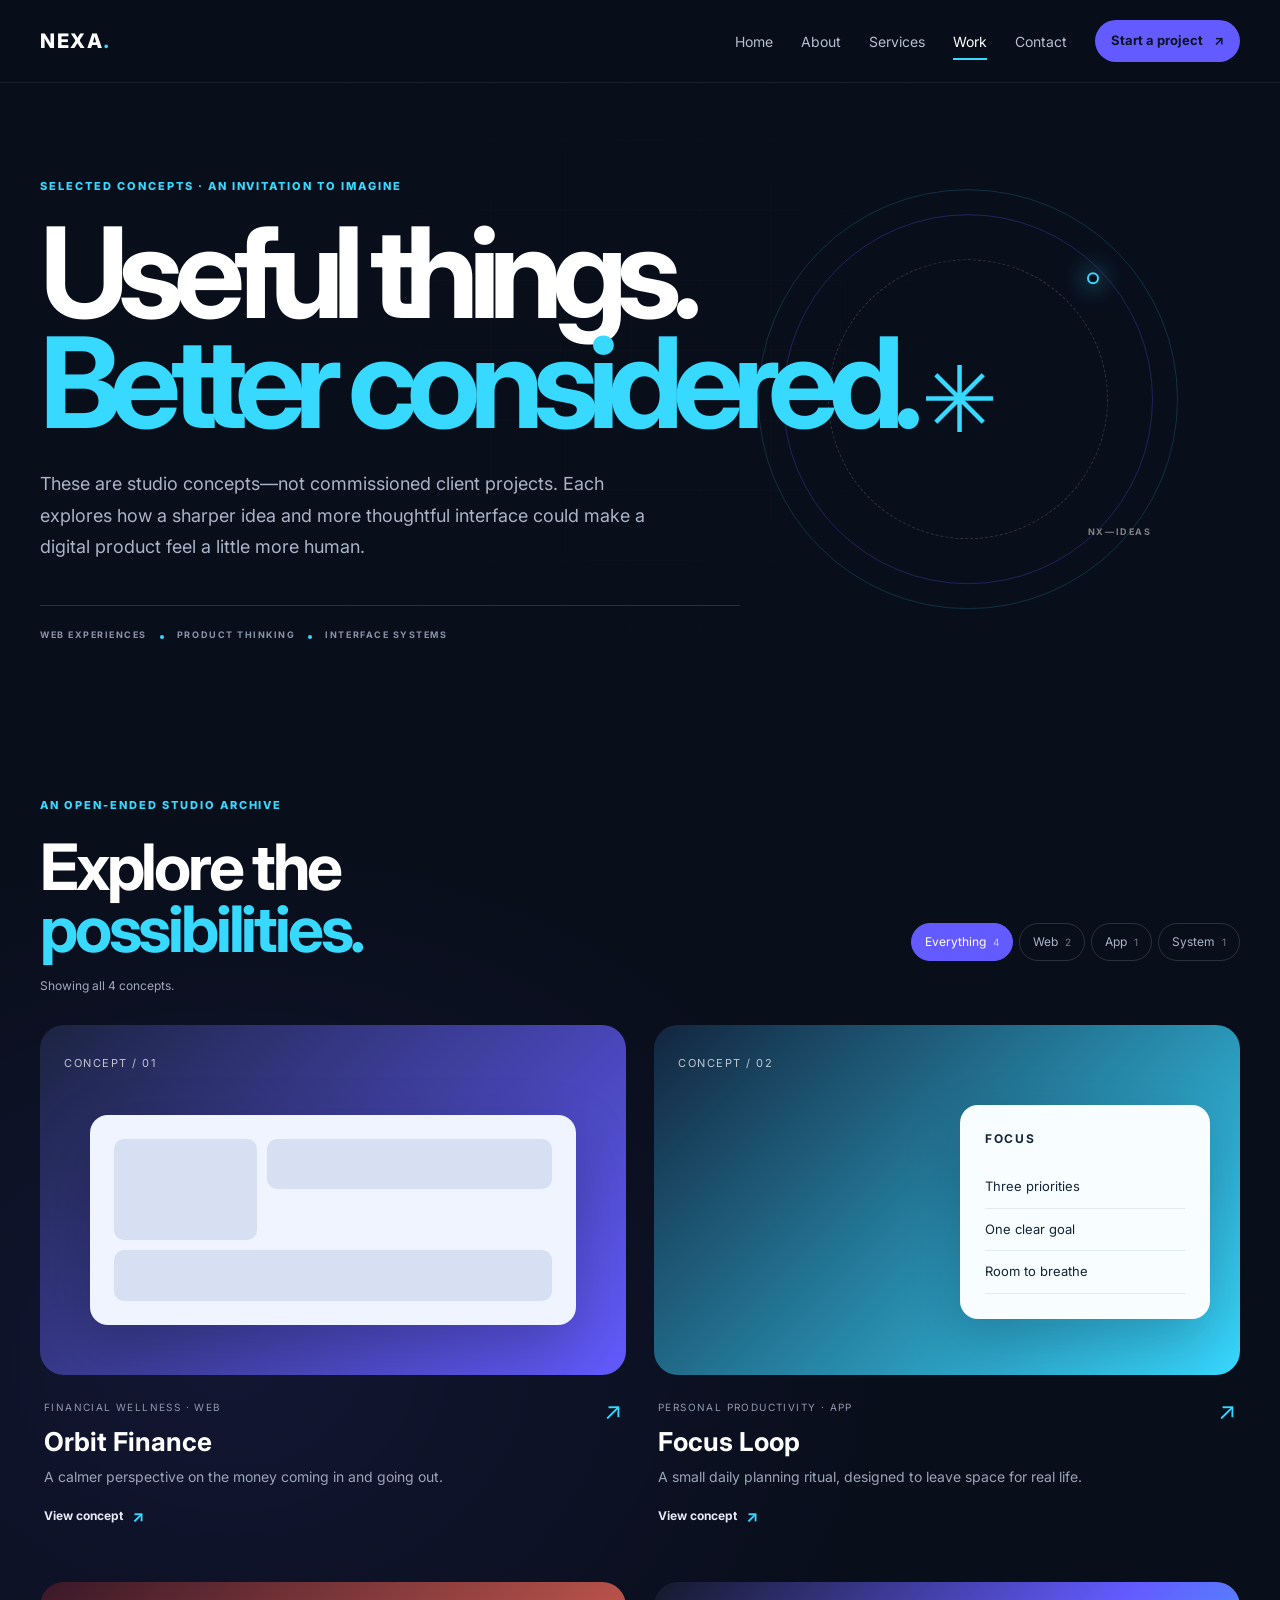
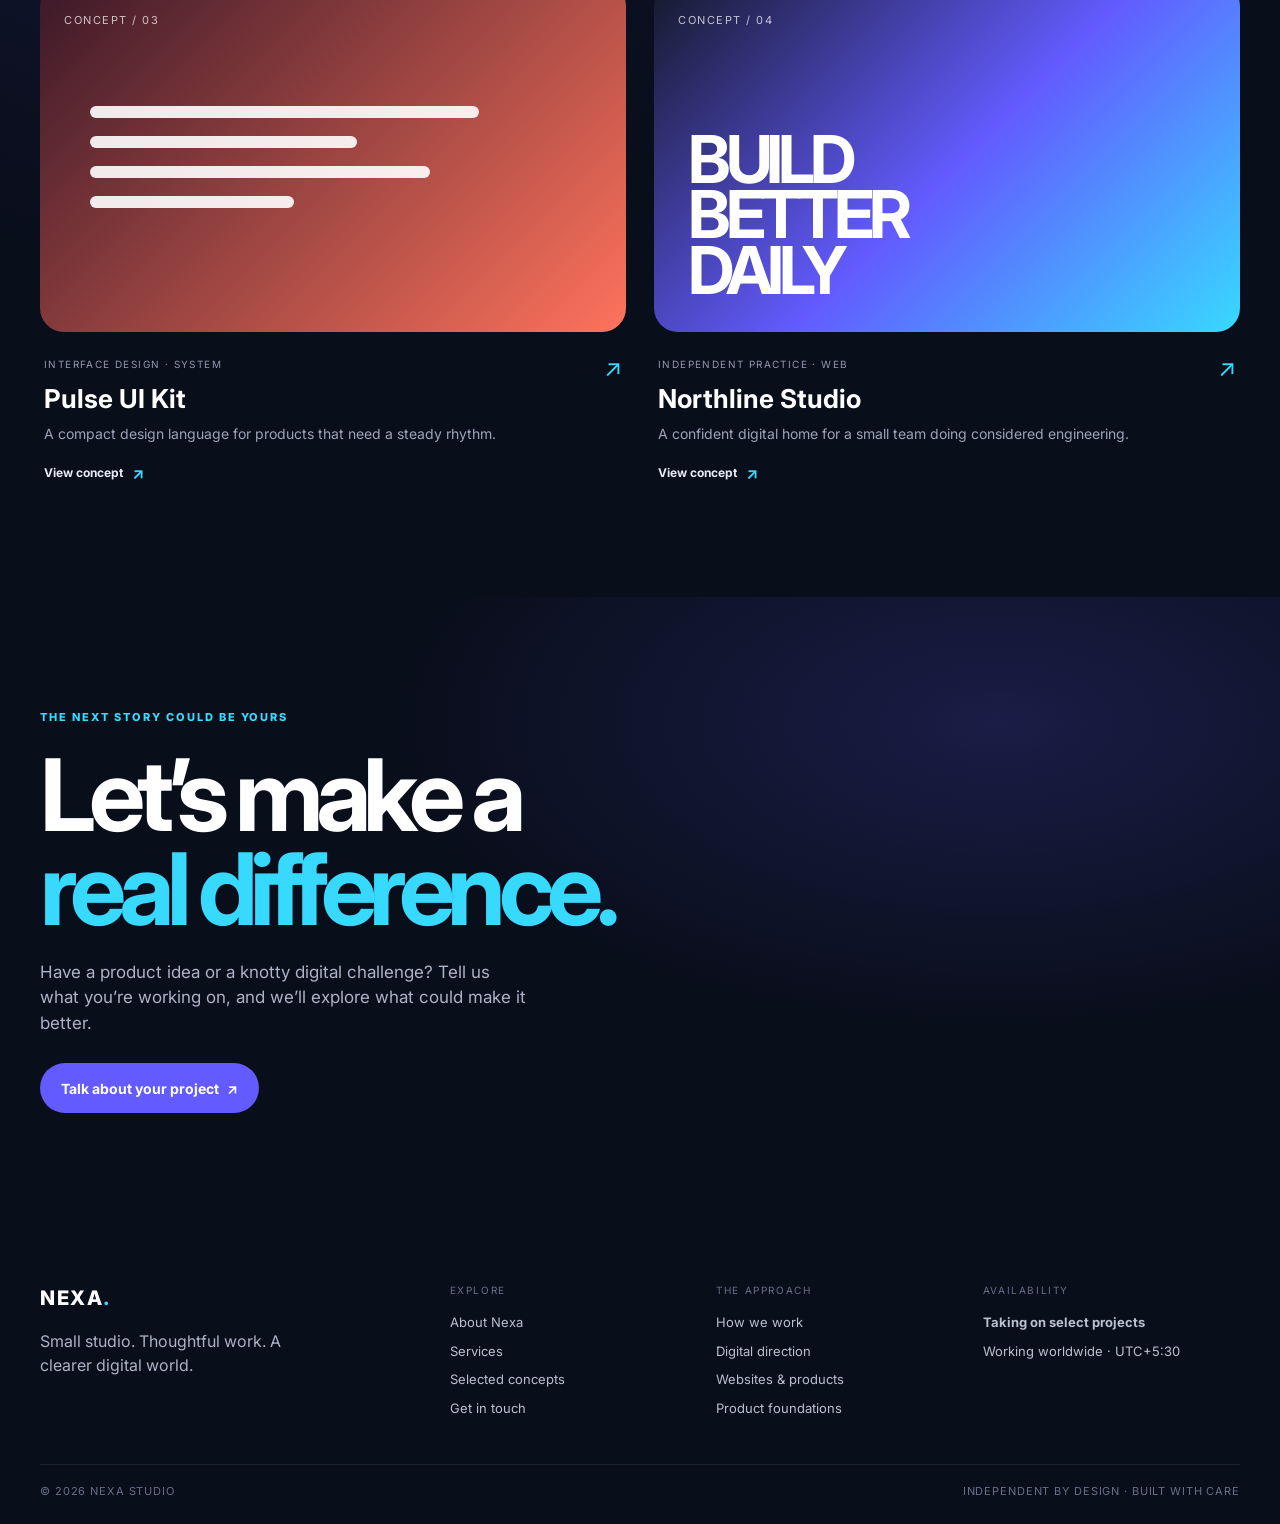
<file: work.html>
<!doctype html>
<html lang="en">
<head>
  <meta charset="utf-8">
  <meta name="viewport" content="width=device-width, initial-scale=1">
  <meta name="description" content="Explore Nexa's conceptual web, app, and design-system projects—ideas showing what thoughtful digital experiences can become.">
  <meta name="theme-color" content="#090e1b">
  <title>Selected concepts — Nexa digital studio</title>
  <link rel="preconnect" href="https://fonts.googleapis.com">
  <link rel="preconnect" href="https://fonts.gstatic.com" crossorigin>
  <link href="https://fonts.googleapis.com/css2?family=Inter:wght@400;500;600;700;800&display=swap" rel="stylesheet">
  <link rel="stylesheet" href="style.css">
</head>
<body class="work-page">
  <div class="progress" id="progress"></div>
  <header class="site-header" id="siteHeader"><div class="wrap nav-wrap">
    <a class="brand" href="index.html" aria-label="Nexa home">NEXA<span>.</span></a>
    <button class="menu-btn" id="menuBtn" aria-label="Open menu" aria-expanded="false" aria-controls="nav"><span></span><span></span></button>
    <nav class="nav" id="nav" aria-label="Primary navigation">
      <a class="nav-link" href="index.html">Home</a><a class="nav-link" href="about.html">About</a><a class="nav-link" href="services.html">Services</a><a class="nav-link active" href="work.html" aria-current="page">Work</a><a class="nav-link" href="contact.html">Contact</a><a class="nav-cta" href="contact.html">Start a project <span>↗</span></a>
    </nav>
  </div></header>
  <main>
    <section class="page-hero dark-section work-page-hero">
      <div class="glow-grid"></div>
      <div class="wrap page-hero-inner">
        <div class="eyebrow reveal">Selected concepts · An invitation to imagine</div>
        <h1 class="reveal">Useful things.<br><em>Better considered.</em></h1>
        <p class="page-hero-lead reveal">These are studio concepts—not commissioned client projects. Each explores how a sharper idea and more thoughtful interface could make a digital product feel a little more human.</p>
        <div class="page-hero-foot reveal"><span>WEB EXPERIENCES</span><span>PRODUCT THINKING</span><span>INTERFACE SYSTEMS</span></div>
      </div>
      <div class="about-mark work-mark" aria-hidden="true"><span>✳</span><i></i><b>NX—IDEAS</b></div>
    </section>
    <section class="dark-section section-space work-section work-gallery">
      <div class="wrap">
        <div class="section-head dark-head reveal">
          <div><div class="eyebrow">An open-ended studio archive</div><h2>Explore the<br><em>possibilities.</em></h2></div>
          <div class="filters" role="group" aria-label="Filter concepts by format">
            <button class="filter active" type="button" data-filter="all" aria-pressed="true">Everything <span>4</span></button>
            <button class="filter" type="button" data-filter="web" aria-pressed="false">Web <span>2</span></button>
            <button class="filter" type="button" data-filter="app" aria-pressed="false">App <span>1</span></button>
            <button class="filter" type="button" data-filter="system" aria-pressed="false">System <span>1</span></button>
          </div>
        </div>
        <p class="filter-status" id="filterStatus" aria-live="polite">Showing all 4 concepts.</p>
        <div class="project-grid project-grid-expanded" id="projectGrid">
          <article class="project-card reveal" id="orbit" data-type="web" data-title="Orbit Finance" data-category="Financial wellness · Website" data-summary="A calmer perspective on the money coming in and going out." data-challenge="Money tools can make everyday decisions feel overwhelming. This concept asks how a financial overview could feel calmer and easier to understand at a glance." data-approach="Use a clear visual hierarchy to make cash flow legible, pair considered color with plain-language labels, and surface useful context without demanding constant attention." data-outcome="An exploratory interface concept for a more approachable personal-finance dashboard. It is a design study, not a live financial product.">
            <div class="project-visual visual-indigo"><span>CONCEPT / 01</span><div class="mini-browser"><div></div><div></div><div></div></div></div>
            <div class="project-info"><div><span class="project-tag">FINANCIAL WELLNESS · WEB</span><h3>Orbit Finance</h3><p>A calmer perspective on the money coming in and going out.</p></div><span class="arrow" aria-hidden="true">↗</span></div>
            <button class="project-open" type="button" aria-label="Read about the Orbit Finance concept">View concept <span>↗</span></button>
          </article>
          <article class="project-card reveal" id="focus-loop" data-type="app" data-title="Focus Loop" data-category="Personal productivity · App" data-summary="A small daily planning ritual, designed to leave space for real life." data-challenge="Long to-do lists can make it harder to see what matters today. This concept explores how a simple, flexible planning moment could make space for attention and rest." data-approach="Center the day on three meaningful priorities, make progress visible without turning it into a competition, and treat a pause as part of the plan." data-outcome="A conceptual daily-planning experience with focus on intentional work and breathing room. It is not a launched app.">
            <div class="project-visual visual-cyan"><span>CONCEPT / 02</span><div class="mini-panel"><b>FOCUS</b><i>Three priorities</i><i>One clear goal</i><i>Room to breathe</i></div></div>
            <div class="project-info"><div><span class="project-tag">PERSONAL PRODUCTIVITY · APP</span><h3>Focus Loop</h3><p>A small daily planning ritual, designed to leave space for real life.</p></div><span class="arrow" aria-hidden="true">↗</span></div>
            <button class="project-open" type="button" aria-label="Read about the Focus Loop concept">View concept <span>↗</span></button>
          </article>
          <article class="project-card reveal" id="pulse-ui" data-type="system" data-title="Pulse UI Kit" data-category="Interface design · System" data-summary="A compact design language built to keep the useful details consistent." data-challenge="As small products grow, patterns drift and simple changes take longer. This concept asks what the smallest useful shared design language might look like." data-approach="Start with a concise set of color, type, spacing, and component decisions; make the underlying rules visible so the system is easier to apply and extend." data-outcome="An illustrative interface-system study, not a shipped client toolkit or a downloadable component library.">
            <div class="project-visual visual-coral"><span>CONCEPT / 03</span><div class="system-lines"><i></i><i></i><i></i><i></i></div></div>
            <div class="project-info"><div><span class="project-tag">INTERFACE DESIGN · SYSTEM</span><h3>Pulse UI Kit</h3><p>A compact design language for products that need a steady rhythm.</p></div><span class="arrow" aria-hidden="true">↗</span></div>
            <button class="project-open" type="button" aria-label="Read about the Pulse UI Kit concept">View concept <span>↗</span></button>
          </article>
          <article class="project-card reveal" id="northline" data-type="web" data-title="Northline Studio" data-category="Independent practice · Website" data-summary="A confident digital home for a small team doing considered engineering." data-challenge="Specialist teams can be difficult to understand from a list of technical capabilities alone. This concept explores how a small practice could tell a more human, useful story." data-approach="Lead with the team's point of view, make the service easy to scan, and pair distinctive typography with direct, plain-spoken copy." data-outcome="A self-initiated website direction for an imagined engineering studio, not an existing company or commissioned identity.">
            <div class="project-visual visual-mix"><span>CONCEPT / 04</span><div class="type-stack"><b>BUILD</b><b>BETTER</b><b>DAILY</b></div></div>
            <div class="project-info"><div><span class="project-tag">INDEPENDENT PRACTICE · WEB</span><h3>Northline Studio</h3><p>A confident digital home for a small team doing considered engineering.</p></div><span class="arrow" aria-hidden="true">↗</span></div>
            <button class="project-open" type="button" aria-label="Read about the Northline Studio concept">View concept <span>↗</span></button>
          </article>
        </div>
      </div>
    </section>
    <section class="home-cta dark-section section-space"><div class="wrap home-cta-inner reveal"><div class="eyebrow">The next story could be yours</div><h2>Let’s make a<br><em>real difference.</em></h2><p>Have a product idea or a knotty digital challenge? Tell us what you’re working on, and we’ll explore what could make it better.</p><a class="btn btn-primary" href="contact.html">Talk about your project <span>↗</span></a></div></section>
  </main>
  <dialog class="project-dialog" id="projectDialog" aria-labelledby="dialogTitle">
    <div class="dialog-topline"><span class="eyebrow dark-eyebrow">Nexa / Concept notes</span><button class="dialog-close" type="button" aria-label="Close project details">×</button></div>
    <span class="project-tag" id="dialogCategory"></span><h2 id="dialogTitle"></h2><p class="dialog-summary" id="dialogSummary"></p>
    <div class="dialog-section"><h3>The question</h3><p id="dialogChallenge"></p></div>
    <div class="dialog-section"><h3>The approach</h3><p id="dialogApproach"></p></div>
    <div class="dialog-section"><h3>What this concept is</h3><p id="dialogOutcome"></p></div>
    <a class="btn btn-primary" href="contact.html">Explore a project of your own <span>↗</span></a>
  </dialog>
  <footer class="footer dark-section"><div class="wrap footer-grid">
    <div><a class="brand" href="index.html">NEXA<span>.</span></a><p>Small studio. Thoughtful work. A clearer digital world.</p></div>
    <div><span class="footer-label">Explore</span><a href="about.html">About Nexa</a><a href="services.html">Services</a><a href="work.html">Selected concepts</a><a href="contact.html">Get in touch</a></div>
    <div><span class="footer-label">The approach</span><a href="about.html#approach">How we work</a><a href="services.html#direction">Digital direction</a><a href="services.html#websites">Websites &amp; products</a><a href="services.html#foundations">Product foundations</a></div>
    <div><span class="footer-label">Availability</span><strong>Taking on select projects</strong><small>Working worldwide · UTC+5:30</small></div>
  </div><div class="wrap footer-bottom"><span>© <span id="year"></span> Nexa Studio</span><span>Independent by design · Built with care</span></div></footer>
  <script src="script.js"></script>
</body>
</html>
</file>
<file: style.css>
:root{
  --dark:#090e1b;
  --dark-soft:#11182a;
  --ivory:#f7f8fc;
  --white:#ffffff;
  --indigo:#635bff;
  --cyan:#38d9ff;
  --coral:#ff735c;
  --text:#0d1424;
  --muted:#697285;
  --line:#dce2ee;
  --muted-dark:#aab4c6;
  --max:1200px;
  --shadow:0 20px 60px rgba(10,16,30,.14);
}
*{box-sizing:border-box}html{scroll-behavior:smooth}body{margin:0;font-family:Inter,system-ui,sans-serif;color:var(--text);background:var(--ivory);line-height:1.5}a{color:inherit;text-decoration:none}button,input,textarea,select{font:inherit}.wrap{width:min(var(--max),calc(100% - 48px));margin-inline:auto}.section-space{padding:112px 0}.dark-section{background:var(--dark);color:var(--white);position:relative;overflow:hidden}.light-section{background:var(--ivory)}.services-section{background:#fff;padding:112px 0}.process-section{background:#f0f2f8;padding:112px 0}.progress{height:3px;width:0;position:fixed;inset:0 auto auto 0;background:linear-gradient(90deg,var(--cyan),var(--indigo),var(--coral));z-index:100}
.site-header{position:fixed;top:0;left:0;right:0;z-index:50;background:rgba(9,14,27,.8);backdrop-filter:blur(18px);border-bottom:1px solid rgba(255,255,255,.08)}.nav-wrap{height:82px;display:flex;align-items:center;justify-content:space-between}.brand{font-weight:800;letter-spacing:.08em;font-size:20px;color:#fff}.brand span{color:var(--cyan)}.nav{display:flex;align-items:center;gap:28px}.nav-link{color:#b5bfd0;font-size:14px;position:relative;padding:8px 0}.nav-link:hover,.nav-link.active{color:#fff}.nav-link.active:after{content:"";position:absolute;bottom:0;left:0;width:100%;height:2px;background:var(--cyan)}.nav-cta{padding:11px 16px;border-radius:999px;background:var(--indigo);font-size:13px;font-weight:700}.nav-cta span,.btn span{margin-left:8px}.menu-btn{display:none;background:none;border:0;color:#fff;width:44px;height:44px;border-radius:50%;position:relative}.menu-btn span{position:absolute;left:12px;width:20px;height:2px;background:#fff}.menu-btn span:first-child{top:17px}.menu-btn span:last-child{top:24px}
.hero{min-height:820px;display:flex;align-items:center;padding-top:140px}.hero-inner{display:grid;grid-template-columns:1.02fr .98fr;gap:60px;align-items:center;position:relative;z-index:1}.hero-copy{max-width:640px}.eyebrow{font-size:11px;text-transform:uppercase;letter-spacing:.18em;font-weight:800;color:var(--cyan);margin-bottom:22px}.dark-eyebrow{color:var(--indigo)}.live-dot{display:inline-block;width:8px;height:8px;border-radius:50%;background:#53e6a6;box-shadow:0 0 0 6px rgba(83,230,166,.08);margin-right:8px}.hero h1{font-size:clamp(58px,7vw,88px);line-height:.95;letter-spacing:-.06em;margin:0}.hero h1 span,.section-head h2 em,h2 em{font-style:normal;color:var(--cyan)}.hero-text{font-size:19px;color:var(--muted-dark);max-width:580px;margin:30px 0}.button-row{display:flex;gap:12px;flex-wrap:wrap}.btn{display:inline-flex;align-items:center;justify-content:center;min-height:50px;padding:0 20px;border-radius:999px;border:1px solid transparent;font-size:14px;font-weight:700;cursor:pointer;transition:.25s ease}.btn-primary{background:var(--indigo);color:#fff}.btn-primary:hover{transform:translateY(-2px);box-shadow:0 12px 26px rgba(99,91,255,.28)}.btn-ghost{color:#fff;border-color:rgba(255,255,255,.18)}.btn-ghost:hover{background:rgba(255,255,255,.06)}.hero-meta{display:flex;gap:34px;margin-top:52px}.hero-meta div{display:flex;flex-direction:column;gap:4px}.hero-meta strong{font-size:25px}.hero-meta span{font-size:11px;color:var(--muted-dark);text-transform:uppercase;letter-spacing:.12em}.hero-art{height:530px;position:relative;display:grid;place-items:center}.hero-art:before{content:"";position:absolute;inset:50px; background:radial-gradient(circle at 50% 50%,rgba(99,91,255,.28),transparent 55%)}.orbit{position:absolute;border:1px solid rgba(56,217,255,.38);border-radius:50%;transform:rotate(-18deg)}.orbit-a{width:430px;height:220px}.orbit-b{width:360px;height:360px;border-color:rgba(255,115,92,.25)}.core-card{width:min(390px,88%);background:rgba(13,19,36,.9);border:1px solid rgba(255,255,255,.12);box-shadow:var(--shadow);border-radius:26px;padding:22px;position:relative;z-index:3}.core-top,.core-footer{display:flex;justify-content:space-between;gap:10px;font-size:10px;letter-spacing:.15em;color:#7f8aa0;text-transform:uppercase}.status{color:#5fe5aa}.core-code{display:grid;grid-template-columns:38px 1fr;gap:18px;padding:19px 0;border-bottom:1px solid rgba(255,255,255,.08);font:500 14px/1.5 ui-monospace,SFMono-Regular,Menlo,monospace}.core-code span:first-child{color:var(--cyan)}.core-footer{padding-top:16px}.floating-card{position:absolute;z-index:4;padding:14px 18px;border-radius:16px;background:#f6f7fb;color:var(--dark);font-size:11px;box-shadow:0 20px 40px rgba(0,0,0,.25)}.floating-card b{color:var(--indigo);margin-left:6px}.card-one{top:86px;left:-3px}.card-two{bottom:80px;right:-6px}.hero-cross{position:absolute;width:15px;height:15px}.hero-cross:before,.hero-cross:after{content:"";position:absolute;background:var(--cyan)}.hero-cross:before{left:7px;top:0;width:1px;height:15px}.hero-cross:after{left:0;top:7px;width:15px;height:1px}.cross-one{top:48px;right:86px}.cross-two{bottom:32px;left:50px;background:transparent}.scroll-hint{position:absolute;left:50%;bottom:28px;transform:translateX(-50%);display:flex;gap:12px;align-items:center;color:#758197;font-size:11px;text-transform:uppercase;letter-spacing:.14em}.scroll-hint b{color:var(--cyan);font-size:18px}.glow-grid{position:absolute;inset:0;background-image:linear-gradient(rgba(255,255,255,.035) 1px,transparent 1px),linear-gradient(90deg,rgba(255,255,255,.035) 1px,transparent 1px);background-size:70px 70px;mask-image:radial-gradient(circle at center,black 0,transparent 75%);opacity:.35}
.two-col{display:grid;grid-template-columns:.9fr 1.1fr;gap:80px;align-items:start}.two-col h2,.section-head h2{font-size:clamp(48px,5vw,72px);line-height:.98;letter-spacing:-.05em;margin:0}.about-copy{max-width:650px}.lead{font-size:25px;line-height:1.3;margin:0 0 22px}.about-copy>p:not(.lead){color:var(--muted);font-size:16px;max-width:610px}.capability-list{margin-top:44px;border-top:1px solid var(--line)}.capability-list>div{display:grid;grid-template-columns:52px 150px 1fr;gap:12px;padding:18px 0;border-bottom:1px solid var(--line);align-items:center}.capability-list span{font-size:11px;color:var(--indigo);font-weight:800;letter-spacing:.12em}.capability-list strong{font-size:15px}.capability-list small{color:var(--muted)}
.section-head{display:flex;justify-content:space-between;gap:60px;align-items:end;margin-bottom:54px}.section-head>p{max-width:430px;color:var(--muted);margin:0}.dark-head>p{color:var(--muted-dark)}.service-grid{display:grid;grid-template-columns:repeat(4,1fr);gap:18px}.service-card{border:1px solid var(--line);padding:25px;border-radius:22px;min-height:340px;display:flex;flex-direction:column;transition:.25s ease;background:#fff}.service-card.featured{background:var(--dark);color:#fff;border-color:#202940;transform:translateY(-12px)}.service-card:hover{transform:translateY(-6px)}.service-card.featured:hover{transform:translateY(-18px)}.service-no{font-size:11px;letter-spacing:.14em;color:var(--indigo)}.service-icon{margin-top:40px;width:42px;height:42px;border-radius:50%;display:grid;place-items:center;background:#eef0f8;color:var(--indigo);font-weight:800}.featured .service-icon{background:rgba(99,91,255,.2)}.service-card h3{font-size:22px;margin:22px 0 10px}.service-card p{color:var(--muted);font-size:14px}.featured p{color:#b8c0d2}.service-card a{margin-top:auto;font-size:13px;font-weight:800}.service-card a span{color:var(--indigo)}
.filters{display:flex;gap:6px;flex-wrap:wrap}.filter{background:transparent;border:1px solid rgba(255,255,255,.14);color:#aab4c6;padding:9px 13px;border-radius:999px;font-size:12px;cursor:pointer}.filter.active,.filter:hover{background:var(--indigo);border-color:var(--indigo);color:#fff}.project-grid{display:grid;grid-template-columns:repeat(2,1fr);gap:28px}.project-card{transition:.28s ease}.project-card.is-hidden{display:none}.project-visual{min-height:360px;border-radius:24px;padding:24px;position:relative;overflow:hidden;isolation:isolate}.project-visual>span{font-size:11px;letter-spacing:.14em;color:rgba(255,255,255,.72)}.visual-indigo{background:linear-gradient(135deg,#1c2442,#635bff)}.visual-cyan{background:linear-gradient(135deg,#13253f,#38d9ff)}.visual-coral{background:linear-gradient(135deg,#3a1828,#ff735c)}.visual-mix{background:linear-gradient(135deg,#15192a,#635bff 52%,#38d9ff)}.mini-browser{position:absolute;inset:90px 50px 50px;border-radius:18px;background:#eff4ff;padding:24px;box-shadow:0 22px 60px rgba(0,0,0,.22);display:grid;grid-template-columns:1fr 2fr;gap:10px}.mini-browser div{background:#d7dff2;border-radius:10px}.mini-browser div:nth-child(2){grid-column:2;height:50px}.mini-browser div:nth-child(3){grid-column:1/3}.mini-panel{position:absolute;right:30px;top:80px;width:250px;background:#f8fdff;color:#12233a;border-radius:18px;padding:25px;box-shadow:0 22px 55px rgba(4,20,40,.22)}.mini-panel b{display:block;font-size:12px;letter-spacing:.14em;margin-bottom:18px}.mini-panel i{display:block;font-style:normal;padding:11px 0;border-bottom:1px solid #e3ebf2;font-size:13px}.system-lines{position:absolute;inset:65px 50px;display:flex;flex-direction:column;justify-content:center;gap:18px}.system-lines i{display:block;height:12px;border-radius:999px;background:rgba(255,255,255,.9)}.system-lines i:nth-child(1){width:80%}.system-lines i:nth-child(2){width:55%}.system-lines i:nth-child(3){width:70%}.system-lines i:nth-child(4){width:42%}.type-stack{position:absolute;left:34px;bottom:34px;display:flex;flex-direction:column}.type-stack b{font-size:66px;line-height:.84;letter-spacing:-.08em;color:#fff}.project-info{display:flex;justify-content:space-between;gap:24px;padding:18px 4px 0}.project-tag{font-size:10px;letter-spacing:.14em;color:#8f99ad}.project-info h3{font-size:26px;margin:5px 0}.project-info p{margin:0;color:#9aa5b8;font-size:14px}.arrow{font-size:24px;color:var(--cyan)}
.process-list{border-top:1px solid var(--line)}.process-item{display:grid;grid-template-columns:80px 1fr 40px;gap:22px;align-items:center;padding:22px 0;border-bottom:1px solid var(--line)}.process-item>span{font-size:12px;letter-spacing:.13em;color:var(--indigo);font-weight:800}.process-item h3{margin:0 0 4px;font-size:21px}.process-item p{margin:0;color:var(--muted);font-size:14px}.process-item>b{justify-self:end;color:var(--indigo)}
.cta-grid{display:grid;grid-template-columns:1fr .95fr;gap:90px;align-items:start}.cta-section h2{font-size:clamp(52px,6vw,84px);line-height:.93;letter-spacing:-.05em;margin:0 0 24px}.cta-section p{max-width:560px;color:var(--muted-dark)}.contact-form{padding:28px;border:1px solid rgba(255,255,255,.1);border-radius:24px;background:rgba(255,255,255,.03);display:grid;gap:16px}.contact-form label{display:grid;gap:8px;color:#c7cfdd;font-size:12px}.contact-form input,.contact-form textarea,.contact-form select{width:100%;border:1px solid rgba(255,255,255,.12);background:#0f1628;color:#fff;padding:14px 14px;border-radius:14px;outline:none}.contact-form textarea{min-height:120px;resize:vertical}.contact-form input:focus,.contact-form textarea:focus,.contact-form select:focus{border-color:var(--cyan);box-shadow:0 0 0 4px rgba(56,217,255,.1)}.full{width:100%;border:0}.form-note{margin:0!important;min-height:20px;font-size:12px;color:#5fe5aa!important}
.footer{padding:58px 0 24px}.footer-grid{display:grid;grid-template-columns:1.3fr .8fr .8fr .9fr;gap:38px}.footer-grid p{color:var(--muted-dark);max-width:260px}.footer-grid>div:not(:first-child){display:flex;flex-direction:column;gap:9px}.footer-label{font-size:10px;text-transform:uppercase;letter-spacing:.16em;color:#647089;margin-bottom:6px}.footer-grid a:not(.brand),.footer-grid strong,.footer-grid small{font-size:13px;color:#b8c1d0}.footer-bottom{display:flex;justify-content:space-between;gap:20px;border-top:1px solid rgba(255,255,255,.08);margin-top:46px;padding-top:18px;color:#657087;font-size:11px;text-transform:uppercase;letter-spacing:.08em}
.reveal{opacity:0;transform:translateY(20px);transition:opacity .7s ease,transform .7s ease}.reveal.visible{opacity:1;transform:none}
@media(max-width:1100px){.hero-inner,.two-col,.cta-grid{grid-template-columns:1fr}.hero{padding-top:140px}.hero-art{height:470px;margin-top:-10px}.service-grid{grid-template-columns:repeat(2,1fr)}.section-head{align-items:start;flex-direction:column}.project-visual{min-height:320px}.footer-grid{grid-template-columns:repeat(2,1fr)}}
@media(max-width:760px){.wrap{width:min(100% - 32px,var(--max))}.nav{position:absolute;top:82px;left:16px;right:16px;display:none;flex-direction:column;align-items:stretch;gap:4px;padding:16px;background:rgba(9,14,27,.97);border:1px solid rgba(255,255,255,.08);border-radius:20px}.nav.open{display:flex}.nav-link,.nav-cta{padding:13px 12px}.menu-btn{display:block}.hero{min-height:760px}.hero h1{font-size:54px}.hero-text{font-size:17px}.hero-meta{gap:20px;flex-wrap:wrap}.hero-art{height:400px}.orbit-a{width:310px;height:180px}.orbit-b{width:280px;height:280px}.core-card{width:320px}.card-one{left:0}.card-two{right:0}.section-space{padding:84px 0}.two-col{gap:44px}.two-col h2,.section-head h2{font-size:48px}.capability-list>div{grid-template-columns:40px 120px 1fr}.service-grid,.project-grid{grid-template-columns:1fr}.service-card.featured{transform:none}.service-card.featured:hover{transform:translateY(-6px)}.project-visual{min-height:300px}.type-stack b{font-size:48px}.cta-grid{gap:44px}.footer-grid{grid-template-columns:1fr 1fr}.footer-bottom{flex-direction:column}.scroll-hint{display:none}}
@media(max-width:460px){.hero h1{font-size:48px}.hero-art{height:330px}.core-card{width:286px}.floating-card{font-size:9px;padding:11px 12px}.card-one{top:45px}.card-two{bottom:20px}.hero-cross{display:none}.hero-meta strong{font-size:21px}.hero-meta span{font-size:9px}.capability-list>div{grid-template-columns:32px 90px 1fr}.capability-list small{font-size:12px}.service-card{min-height:300px}.project-visual{min-height:260px}.mini-browser{inset:70px 25px 35px}.mini-panel{right:18px;width:210px}.cta-section h2{font-size:48px}.footer-grid{grid-template-columns:1fr}.footer-bottom{font-size:9px}}

/* Motion system: subtle, purposeful movement with a reduced-motion fallback. */
:root{--ease-out:cubic-bezier(.2,.75,.25,1);--ease-spring:cubic-bezier(.2,.8,.2,1);--pointer-x:50%;--pointer-y:50%}
html{scroll-padding-top:90px}
body{overflow-x:hidden}
.site-header{transition:background .35s ease,border-color .35s ease,box-shadow .35s ease}
.site-header.scrolled{background:rgba(7,11,23,.94);border-color:rgba(255,255,255,.12);box-shadow:0 12px 36px rgba(0,0,0,.18)}
.brand{transition:letter-spacing .35s ease,color .25s ease}.brand:hover{letter-spacing:.14em}.brand span{display:inline-block;transition:transform .35s var(--ease-spring)}.brand:hover span{transform:rotate(90deg) scale(1.5)}
.nav-link:after{transform:scaleX(0);transform-origin:left;transition:transform .3s var(--ease-out)}.nav-link:hover:after,.nav-link.active:after{transform:scaleX(1)}
.nav-cta{transition:transform .3s var(--ease-spring),box-shadow .3s ease,background .3s ease}.nav-cta:hover{transform:translateY(-2px);background:#7972ff;box-shadow:0 8px 24px rgba(99,91,255,.35)}
.hero{isolation:isolate}.hero:after{content:"";position:absolute;z-index:-1;inset:0;pointer-events:none;background:radial-gradient(460px circle at var(--pointer-x) var(--pointer-y),rgba(56,217,255,.09),transparent 70%)}
.glow-grid{animation:grid-drift 32s linear infinite}
.hero-copy .eyebrow{animation:fade-up .7s .08s both}.hero h1{animation:fade-up .85s .18s both}.hero-text{animation:fade-up .8s .31s both}.button-row{animation:fade-up .8s .42s both}.hero-meta{animation:fade-up .8s .54s both}
.hero-art{perspective:1000px}.hero-art .core-card{animation:card-hover 7s 1.2s ease-in-out infinite;transform-style:preserve-3d;transition:transform .25s ease-out,box-shadow .35s ease}.hero-art:before{animation:glow-breathe 6s ease-in-out infinite}.orbit-a{animation:orbit-spin 24s linear infinite}.orbit-b{animation:orbit-spin 32s linear infinite reverse}.floating-card{animation:float 5s ease-in-out infinite;transition:box-shadow .3s ease}.card-two{animation-delay:-2.5s}.core-code{transition:padding .25s ease,color .25s ease}.core-code:hover{padding-left:8px;color:var(--cyan)}
.live-dot{animation:live-pulse 2s ease-out infinite}
.btn{position:relative;overflow:hidden;isolation:isolate;transition:transform .3s var(--ease-spring),box-shadow .3s ease,background .3s ease,border-color .3s ease}.btn:before{content:"";position:absolute;z-index:-1;inset:0;background:linear-gradient(110deg,transparent 20%,rgba(255,255,255,.2) 48%,transparent 76%);transform:translateX(-120%);transition:transform .65s ease}.btn:hover:before{transform:translateX(120%)}.btn-primary:hover{transform:translateY(-3px) scale(1.02);box-shadow:0 14px 32px rgba(99,91,255,.36)}.btn-ghost:hover{transform:translateY(-2px);border-color:rgba(56,217,255,.55);color:var(--cyan)}
.section-head h2 em,.two-col h2 em{display:inline-block;transition:transform .45s var(--ease-spring),color .3s ease}.section-head:hover h2 em,.two-col:hover h2 em{transform:translateX(8px);color:#8a85ff}
.service-card{position:relative;overflow:hidden;isolation:isolate;transition:transform .4s var(--ease-spring),box-shadow .4s ease,border-color .3s ease}.service-card:before{content:"";position:absolute;z-index:-1;inset:0;background:radial-gradient(240px circle at var(--pointer-x) var(--pointer-y),rgba(99,91,255,.12),transparent 70%);opacity:0;transition:opacity .35s ease}.service-card:hover{transform:translateY(-9px);box-shadow:0 24px 55px rgba(10,16,30,.11);border-color:rgba(99,91,255,.32)}.service-card:hover:before{opacity:1}.service-card.featured{transition:transform .4s var(--ease-spring),box-shadow .4s ease}.service-card.featured:hover{transform:translateY(-18px);box-shadow:0 25px 60px rgba(9,14,27,.3)}.service-icon{transition:transform .5s var(--ease-spring),background .35s ease}.service-card:hover .service-icon{transform:rotate(-10deg) scale(1.12);background:rgba(99,91,255,.15)}
.filter{transition:color .25s ease,background .25s ease,border-color .25s ease,transform .25s ease}.filter:hover{transform:translateY(-2px)}
.project-card{transition:opacity .35s ease,transform .45s var(--ease-spring)}.project-card:hover{transform:translateY(-7px)}.project-visual{transition:box-shadow .4s ease}.project-card:hover .project-visual{box-shadow:0 24px 60px rgba(0,0,0,.28)}.project-visual:after{content:"";position:absolute;inset:0;z-index:1;pointer-events:none;background:linear-gradient(115deg,transparent 25%,rgba(255,255,255,.15) 48%,transparent 70%);transform:translateX(-120%);transition:transform .8s ease}.project-card:hover .project-visual:after{transform:translateX(120%)}.mini-browser,.mini-panel{transition:transform .55s var(--ease-spring),box-shadow .4s ease}.project-card:hover .mini-browser{transform:translateY(-8px) rotate(-1deg);box-shadow:0 30px 65px rgba(0,0,0,.3)}.project-card:hover .mini-panel{transform:translateY(-8px) rotate(1deg)}.system-lines i{transform-origin:left;transition:transform .45s var(--ease-spring)}.project-card:hover .system-lines i:nth-child(odd){transform:scaleX(.88)}.project-card:hover .system-lines i:nth-child(even){transform:scaleX(1.08)}.type-stack b{transition:transform .4s var(--ease-spring),letter-spacing .4s ease}.project-card:hover .type-stack b:nth-child(2){transform:translateX(10px)}.project-card:hover .type-stack b:nth-child(3){transform:translateX(20px)}.arrow{display:inline-block;transition:transform .35s var(--ease-spring)}.project-card:hover .arrow{transform:translate(4px,-4px)}
.process-item{transition:padding .35s var(--ease-spring),background .35s ease}.process-item:hover{padding-inline:16px;background:rgba(255,255,255,.65)}.process-item>b{transition:transform .35s var(--ease-spring)}.process-item:hover>b{transform:translate(4px,-4px)}
.contact-form{transition:border-color .35s ease,background .35s ease,transform .45s var(--ease-spring)}.contact-form:focus-within{border-color:rgba(56,217,255,.35);background:rgba(255,255,255,.055);transform:translateY(-3px)}.contact-form input,.contact-form textarea,.contact-form select{transition:border-color .25s ease,box-shadow .25s ease,background .25s ease}.contact-form input:focus,.contact-form textarea:focus,.contact-form select:focus{background:#121b30}
.footer-grid a:not(.brand){transition:color .25s ease,transform .25s var(--ease-spring)}.footer-grid a:not(.brand):hover{color:var(--cyan);transform:translateX(4px)}
.reveal{opacity:0;transform:translateY(26px) scale(.985);transition:opacity .8s var(--ease-out),transform .8s var(--ease-out);transition-delay:var(--reveal-delay,0ms)}.reveal.visible{opacity:1;transform:translateY(0) scale(1)}
.project-card.is-hidden{display:none}.project-card.is-filtering-out{opacity:0;transform:scale(.96);pointer-events:none}
@keyframes fade-up{from{opacity:0;transform:translateY(20px)}to{opacity:1;transform:translateY(0)}}
@keyframes card-arrive{from{opacity:0;transform:translateY(22px) rotateX(8deg) scale(.96)}to{opacity:1;transform:translateY(0) rotateX(0) scale(1)}}
@keyframes card-hover{0%,100%{translate:0 0}50%{translate:0 -8px}}
@keyframes float{0%,100%{translate:0 0}50%{translate:0 -10px}}
@keyframes orbit-spin{from{rotate:0deg}to{rotate:360deg}}
@keyframes glow-breathe{0%,100%{opacity:.7;scale:1}50%{opacity:1;scale:1.08}}
@keyframes live-pulse{0%{box-shadow:0 0 0 0 rgba(83,230,166,.24)}70%{box-shadow:0 0 0 9px rgba(83,230,166,0)}100%{box-shadow:0 0 0 0 rgba(83,230,166,0)}}
@keyframes grid-drift{from{background-position:0 0}to{background-position:70px 70px}}
@media(max-width:760px){.hero:after{display:none}.hero-art .core-card{animation:card-hover 7s 1.2s ease-in-out infinite}.service-card.featured:hover{transform:translateY(-6px)}}
@media(prefers-reduced-motion:reduce){*,*::before,*::after{scroll-behavior:auto!important;animation-duration:.01ms!important;animation-iteration-count:1!important;transition-duration:.01ms!important;transition-delay:0ms!important}.reveal{opacity:1;transform:none}.hero-art .core-card{animation:none}}
.project-card.is-filtering-out{opacity:0;transform:scale(.96);pointer-events:none}
/* Editorial page layouts and page-to-page motion. */
@view-transition{navigation:auto}
::view-transition-old(root){animation:page-out .2s ease both}
::view-transition-new(root){animation:page-in .55s cubic-bezier(.2,.75,.25,1) both}
@keyframes page-in{from{opacity:0;transform:translateY(12px) scale(.995)}to{opacity:1;transform:none}}
@keyframes page-out{to{opacity:0;transform:translateY(-5px)}}
.page-hero{min-height:560px;padding:178px 0 64px;isolation:isolate}
.page-hero-inner{position:relative;z-index:2}
.page-hero .glow-grid{inset:0;pointer-events:none}
.page-hero .eyebrow{margin-bottom:22px}
.page-hero h1{max-width:950px;margin:0;font-size:clamp(64px,10vw,126px);line-height:.88;letter-spacing:-.085em;animation:fade-up .8s .1s both}
.page-hero h1 em,.home-cta h2 em{font-style:normal;color:var(--cyan)}
.page-hero-lead{position:relative;max-width:610px;margin:30px 0 42px;color:var(--muted-dark);font-size:18px;line-height:1.75}
.page-hero-foot{display:flex;gap:30px;flex-wrap:wrap;padding-top:22px;border-top:1px solid rgba(255,255,255,.14);max-width:700px;color:#8995a9;font-size:9px;font-weight:700;letter-spacing:.17em}
.page-hero-foot span{position:relative}
.page-hero-foot span+span:before{content:"";position:absolute;left:-17px;top:50%;width:4px;height:4px;border-radius:50%;background:var(--cyan)}
.about-mark{position:absolute;z-index:1;width:420px;height:420px;right:8%;top:50%;translate:0 -39%;border:1px solid rgba(56,217,255,.17);border-radius:50%;display:grid;place-items:center;pointer-events:none}
.about-mark:before,.about-mark:after{content:"";position:absolute;inset:24px;border:1px solid rgba(99,91,255,.28);border-radius:50%;animation:orbit-spin 32s linear infinite}
.about-mark:after{inset:69px;border-style:dashed;border-color:rgba(255,255,255,.16);animation-direction:reverse;animation-duration:48s}
.about-mark>span{font-size:235px;font-weight:800;letter-spacing:-.13em;color:rgba(255,255,255,.045);transform:translateX(-8px)}
.about-mark>i{position:absolute;width:12px;height:12px;border:2px solid var(--cyan);border-radius:50%;top:53px;left:70px;box-shadow:0 0 24px var(--cyan);animation:live-pulse 2.4s infinite}
.about-mark>b{position:absolute;right:25px;bottom:69px;color:rgba(255,255,255,.48);font-size:9px;letter-spacing:.18em}
.service-mark>span,.contact-mark>span,.work-mark>span{font-size:116px;letter-spacing:0;color:rgba(255,255,255,.72);font-weight:400;animation:float 5s ease-in-out infinite}
.service-mark>i{top:auto;left:62px;bottom:94px}
.work-mark>span{font-size:92px;color:var(--cyan)}
.work-mark>i{top:82px;left:auto;right:78px}
.contact-mark>span{color:var(--indigo)}
.contact-mark>i{top:93px;left:auto;right:74px;border-color:var(--coral);box-shadow:0 0 24px var(--coral)}
.home-intro{display:grid;grid-template-columns:1fr 1fr;gap:90px;align-items:start}
.home-intro h2,.values-section h2,.service-fit h2,.faq-layout h2,.contact-aside h2{font-size:clamp(48px,5vw,72px);line-height:.98;letter-spacing:-.06em;margin:0}
.home-intro h2 em,.values-section h2 em,.service-fit h2 em,.faq-layout h2 em,.contact-aside h2 em{font-style:normal;color:var(--indigo)}
.text-link{display:inline-flex;align-items:center;gap:9px;margin-top:16px;font-size:13px;font-weight:800;color:var(--indigo);transition:gap .3s ease,color .3s ease}
.text-link:hover{gap:16px;color:#3930dc}
.section-aside{max-width:430px}.section-aside p{margin:0 0 10px;color:var(--muted)}
.home-project-grid .project-visual{min-height:390px}
.home-project-grid .project-card{display:block}
.home-process{display:grid;grid-template-columns:.8fr 1.2fr;gap:100px;align-items:start}
.home-process h2{font-size:clamp(48px,5vw,72px);line-height:.98;letter-spacing:-.06em;margin:0}
.home-process h2 em{font-style:normal;color:var(--indigo)}
.home-process>div:first-child>p{max-width:410px;color:var(--muted);margin:24px 0 12px}
.home-cta{background-image:radial-gradient(ellipse at 78% 20%,rgba(99,91,255,.19),transparent 43%)}
.home-cta-inner{position:relative}
.home-cta h2{font-size:clamp(55px,8vw,100px);line-height:.94;letter-spacing:-.075em;margin:0;max-width:850px}
.home-cta p{max-width:490px;color:var(--muted-dark);font-size:17px;margin:24px 0 27px}
.values-section{background:#fff}
.values-grid{display:grid;grid-template-columns:repeat(4,1fr);gap:16px}
.value-card{min-height:290px;padding:27px;border:1px solid var(--line);border-radius:20px;transition:transform .45s var(--ease-spring),box-shadow .4s ease,border-color .3s ease}
.value-card:hover{transform:translateY(-7px);box-shadow:0 22px 50px rgba(10,16,30,.09);border-color:rgba(99,91,255,.35)}
.value-card>span{color:var(--indigo);font-size:10px;font-weight:800;letter-spacing:.14em}
.value-card h3{margin:56px 0 12px;font-size:22px;line-height:1.12;letter-spacing:-.04em}
.value-card p,.service-fit .about-copy>p:not(.lead){color:var(--muted);font-size:14px}
.service-detail-section{background:#fff}
.service-detail-list{border-top:1px solid var(--line)}
.service-detail{position:relative;display:grid;grid-template-columns:150px 1fr 140px;gap:28px;padding:42px 0 50px;border-bottom:1px solid var(--line);scroll-margin-top:100px}
.service-detail>.service-no{padding-top:13px}
.service-detail-main{max-width:690px}
.service-detail h3{margin:0 0 14px;font-size:clamp(32px,4vw,48px);letter-spacing:-.055em}
.service-detail-main>p:not(.service-detail-lead){max-width:600px;color:var(--muted);font-size:14px}
.service-detail-lead{font-size:20px;line-height:1.45;max-width:600px}
.service-detail ul{display:grid;grid-template-columns:1fr 1fr;gap:12px 22px;padding:0;margin:26px 0 30px;list-style:none}
.service-detail li{position:relative;padding-left:19px;color:#475166;font-size:13px}
.service-detail li:before{content:"";position:absolute;left:0;top:.55em;width:7px;height:7px;border-radius:50%;background:var(--indigo)}
.service-detail-index{align-self:center;display:flex;align-items:center;gap:14px;justify-self:end;font-size:58px;font-weight:800;letter-spacing:-.08em;color:#e5e8f0}
.service-detail-index span{color:var(--indigo);font-size:28px;transition:transform .35s ease}
.service-detail:hover .service-detail-index span{transform:translate(6px,-6px)}
.btn-dark{background:var(--dark);color:#fff}
.btn-dark:hover{background:var(--indigo);transform:translateY(-3px);box-shadow:0 14px 32px rgba(99,91,255,.24)}
.btn-outline-dark{border-color:var(--line);color:var(--text);background:#fff}
.btn-outline-dark:hover{border-color:var(--indigo);color:var(--indigo);transform:translateY(-3px)}
.service-fit{display:grid;grid-template-columns:.9fr 1.1fr;gap:75px;align-items:start}
.work-page-hero{min-height:570px}
.work-gallery{padding-top:92px;background:radial-gradient(ellipse at 18% 44%,rgba(99,91,255,.1),transparent 44%),var(--dark)}
.work-gallery .section-head{margin-bottom:16px}
.filters .filter span{opacity:.65;margin-left:4px;font-size:10px}
.filter-status{min-height:20px;margin:0 0 28px;color:#9da9bc;font-size:12px}
.project-grid-expanded{row-gap:54px}
.project-grid-expanded .project-visual{min-height:350px}
.project-open{display:inline-flex;align-items:center;gap:9px;margin:17px 4px 0;padding:0;background:transparent;border:0;color:#e7e9f4;font-size:12px;font-weight:700;cursor:pointer;transition:gap .25s ease,color .25s ease}
.project-open span{color:var(--cyan);font-size:16px}
.project-open:hover{gap:15px;color:var(--cyan)}
.project-dialog{position:fixed;inset:50% auto auto 50%;translate:-50% -47%;width:min(680px,calc(100% - 32px));max-height:min(82vh,760px);overflow:auto;border:1px solid #e4e7f0;border-radius:26px;padding:clamp(24px,5vw,48px);background:#fafbff;color:var(--text);box-shadow:0 32px 100px rgba(0,0,0,.35);opacity:0;scale:.96;transition:opacity .25s ease,scale .3s var(--ease-spring),display .3s allow-discrete,overlay .3s allow-discrete}
.project-dialog[open]{opacity:1;scale:1}
@starting-style{.project-dialog[open]{opacity:0;scale:.96}}
.project-dialog::backdrop{background:rgba(4,7,17,.76);backdrop-filter:blur(8px)}
.dialog-topline{display:flex;align-items:center;justify-content:space-between}
.dialog-topline .eyebrow{margin:0}
.dialog-close{width:38px;height:38px;border:1px solid var(--line);border-radius:50%;background:#fff;color:var(--text);font-size:23px;cursor:pointer;transition:rotate .3s ease,color .3s ease}
.dialog-close:hover{rotate:90deg;color:var(--indigo)}
.project-dialog>.project-tag{display:block;margin-top:30px}
.project-dialog h2{margin:7px 0 8px;font-size:clamp(34px,6vw,54px);letter-spacing:-.06em}
.dialog-summary{color:#343d52;font-size:18px}
.dialog-section{padding:17px 0;border-top:1px solid var(--line)}
.dialog-section h3{margin:0 0 5px;font-size:14px}
.dialog-section p{margin:0;color:var(--muted);font-size:14px;line-height:1.7}
.project-dialog>.btn{margin-top:12px}
.contact-page-hero{min-height:530px}
.contact-page-section{background:#f1f3f9}
.contact-layout{display:grid;grid-template-columns:.75fr 1.25fr;gap:76px;align-items:start}
.contact-aside{position:sticky;top:120px}
.contact-aside h2{font-size:clamp(48px,5vw,68px)}
.contact-aside>p:not(.contact-privacy){max-width:420px;color:var(--muted);font-size:15px}
.contact-prompt{display:grid;grid-template-columns:37px 1fr;gap:12px;padding:17px 0;border-bottom:1px solid #dce2ee}
.contact-prompt>span{color:var(--indigo);font-size:11px;font-weight:800}
.contact-prompt strong{font-size:13px}
.contact-prompt p{margin:3px 0 0;color:var(--muted);font-size:12px}
.contact-privacy{margin-top:24px;color:#828b9d;font-size:11px;line-height:1.7}
.contact-form-panel{border:1px solid #e0e5ef;border-radius:25px;background:#fff;box-shadow:0 22px 70px rgba(16,25,48,.08);overflow:hidden}
.contact-form{padding:clamp(24px,4vw,40px);background:transparent;color:var(--text);border:0;border-radius:0}
.contact-form:focus-within{border:0;background:#fff;transform:none}
.form-heading{margin-bottom:8px}
.form-heading h2{margin:8px 0 0;font-size:clamp(23px,4vw,32px);letter-spacing:-.045em}
.form-field-grid{display:grid;grid-template-columns:1fr 1fr;gap:16px}
.contact-form label{color:#313a4f;font-size:12px;font-weight:700}
.contact-form input,.contact-form textarea,.contact-form select{color:var(--text);border:1px solid #dce2ee;background:#f8f9fc;border-radius:12px;padding:14px}
.contact-form input::placeholder,.contact-form textarea::placeholder{color:#98a0af}
.contact-form input:focus,.contact-form textarea:focus,.contact-form select:focus{border-color:var(--indigo);box-shadow:0 0 0 4px rgba(99,91,255,.1);background:#fff}
.contact-form textarea{min-height:145px}
.contact-form select:invalid{color:#8c95a5}
.field-hint{margin-top:-3px;color:#828b9c;font-size:10px;font-weight:400}
.optional-label{display:inline;color:#8992a2;font-size:9px;letter-spacing:.08em}
.contact-form .full{min-height:54px}
.contact-form .form-note{color:var(--muted)!important;font-size:12px}
.brief-preview{padding:0 clamp(24px,4vw,40px) clamp(24px,4vw,40px);animation:fade-up .45s both}
.brief-preview[hidden]{display:none}
.brief-preview-heading{display:flex;justify-content:space-between;align-items:center;padding-top:25px;border-top:1px solid var(--line)}
.brief-preview-heading .eyebrow{margin:0}
.brief-preview-heading h2{margin:5px 0 0;font-size:27px;letter-spacing:-.05em}
.brief-check{width:34px;height:34px;display:grid;place-items:center;border-radius:50%;background:#e5f8ef;color:#18814e}
.brief-disclaimer{margin:8px 0;color:var(--muted);font-size:12px}
.brief-preview pre{max-height:280px;overflow:auto;padding:18px;border-radius:14px;background:#0d1424;color:#dce5f4;font:12px/1.8 ui-monospace,SFMono-Regular,Menlo,monospace;white-space:pre-wrap;overflow-wrap:anywhere}
.brief-actions{display:flex;gap:10px;flex-wrap:wrap}
.brief-actions .btn{min-height:44px;font-size:12px}
.faq-section{background:#fff}
.faq-layout{display:grid;grid-template-columns:.75fr 1.25fr;gap:75px;align-items:start}
.faq-layout>div:first-child>p{max-width:340px;color:var(--muted)}
.faq-list{border-top:1px solid var(--line)}
.faq-list details{border-bottom:1px solid var(--line)}
.faq-list summary{position:relative;padding:21px 36px 21px 0;list-style:none;font-size:15px;font-weight:700;cursor:pointer}
.faq-list summary::-webkit-details-marker{display:none}
.faq-list summary:after{content:"+";position:absolute;right:4px;top:50%;translate:0 -50%;color:var(--indigo);font-size:25px;font-weight:400;transition:rotate .25s ease}
.faq-list details[open] summary:after{rotate:45deg}
.faq-list details p{max-width:620px;margin:0;padding:0 35px 21px 0;color:var(--muted);font-size:14px;line-height:1.7}
@media(max-width:1100px){
  .about-mark{right:-10%;opacity:.72}
  .values-grid{grid-template-columns:repeat(2,1fr)}
  .service-detail{grid-template-columns:110px 1fr 80px}
  .contact-layout,.faq-layout{gap:42px}
}
@media(max-width:760px){
  .page-hero{min-height:510px;padding:151px 0 40px}
  .page-hero h1{font-size:clamp(54px,12vw,82px)}
  .page-hero-lead{font-size:16px;margin:24px 0 30px}
  .page-hero-foot{gap:19px;font-size:8px}
  .page-hero-foot span+span:before{left:-12px}
  .about-mark{width:260px;height:260px;right:-110px;top:auto;bottom:-38px;translate:0;opacity:.46}
  .about-mark>span{font-size:145px}
  .about-mark>b{right:17px;bottom:43px;font-size:7px}
  .about-mark>i{top:29px;left:42px}
  .about-mark:before{inset:15px}.about-mark:after{inset:43px}
  .home-intro,.home-process,.service-fit,.contact-layout,.faq-layout{grid-template-columns:1fr;gap:38px}
  .home-intro h2,.values-section h2,.service-fit h2,.faq-layout h2,.contact-aside h2{font-size:48px}
  .section-aside{max-width:540px}
  .home-project-grid .project-visual{min-height:310px}
  .home-cta h2{font-size:clamp(49px,10vw,76px)}
  .value-card{min-height:250px;padding:22px}
  .value-card h3{margin-top:38px}
  .service-detail{grid-template-columns:1fr 70px;gap:12px 22px;padding:32px 0 40px}
  .service-detail>.service-no{grid-column:1/-1;padding:0}
  .service-detail-main{grid-column:1}
  .service-detail-index{grid-column:2;grid-row:2;font-size:40px;align-self:start}
  .service-detail-index span{font-size:20px}
  .service-detail h3{font-size:34px}
  .service-detail ul{grid-template-columns:1fr}
  .work-gallery{padding-top:76px}
  .project-grid-expanded{row-gap:40px}
  .project-grid-expanded .project-visual{min-height:300px}
  .contact-aside{position:static}
  .contact-aside>p:not(.contact-privacy){max-width:560px}
  .faq-layout{gap:28px}
}
@media(max-width:460px){
  .page-hero{min-height:480px}
  .page-hero h1{font-size:51px}
  .page-hero-foot{gap:14px}
  .page-hero-foot span+span:before{left:-10px;width:3px;height:3px}
  .about-mark{right:-132px;bottom:-55px}
  .values-grid{grid-template-columns:1fr}
  .value-card{min-height:0}
  .value-card h3{margin-top:28px}
  .service-detail{grid-template-columns:1fr 48px}
  .service-detail-index{font-size:34px}
  .service-detail-index span{font-size:17px}
  .form-field-grid{grid-template-columns:1fr}
  .brief-actions{flex-direction:column}
  .brief-actions .btn{width:100%}
  .project-dialog{padding:24px}
  .project-dialog>.btn{width:100%}
}
@media(prefers-reduced-motion:reduce){
  ::view-transition-old(root),::view-transition-new(root){animation:none!important}
  .page-hero h1{animation:none}
  .about-mark:before,.about-mark:after,.about-mark>i,.service-mark>span,.work-mark>span,.contact-mark>span{animation:none}
  .project-dialog{transition:none}
}
</file>
